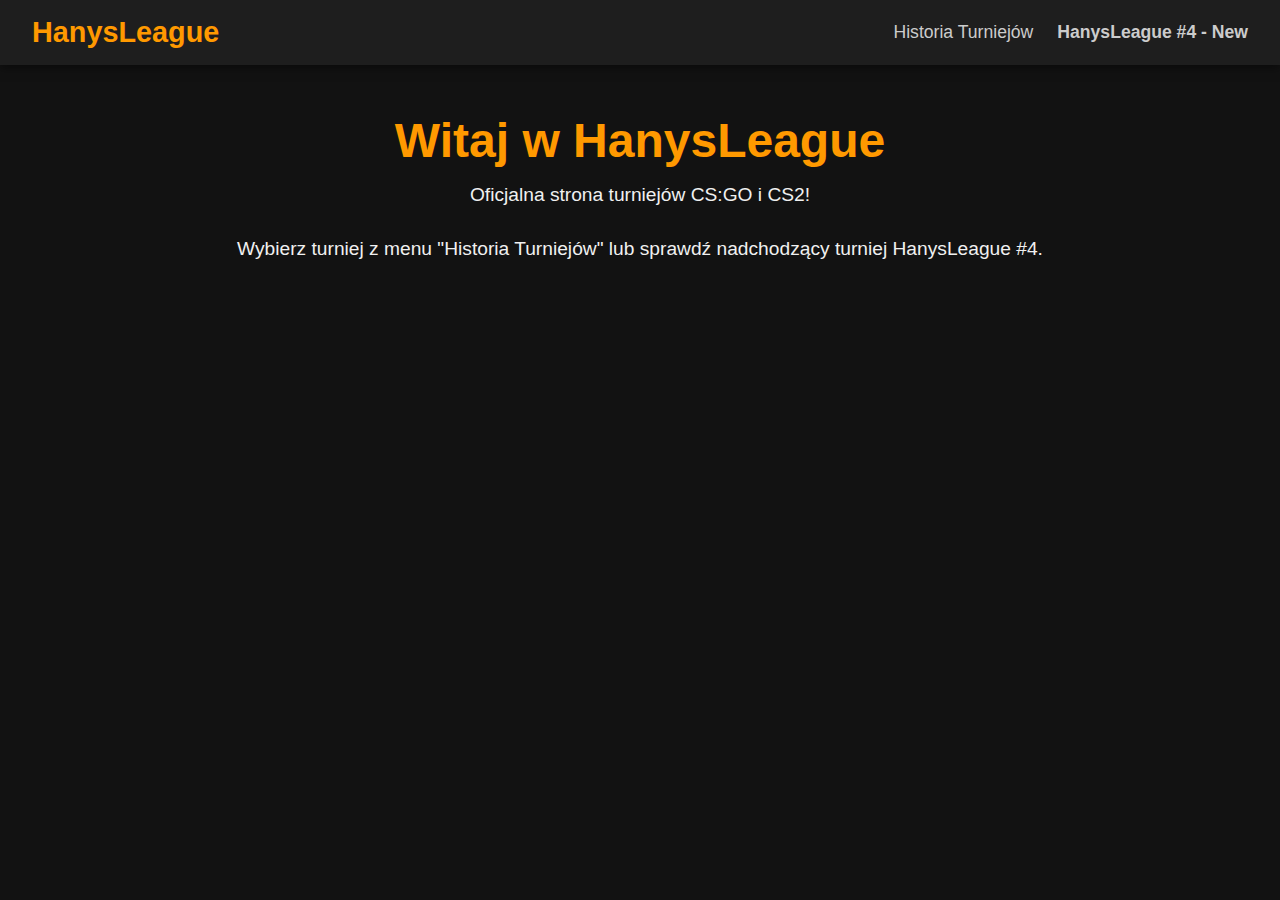
<file: index.html>
<!DOCTYPE html>
<html lang="pl">
<head>
    <meta charset="UTF-8">
    <meta name="viewport" content="width=device-width, initial-scale=1.0">
    <title>HanysLeague - Turnieje CS:GO i CS2</title>
    <link rel="stylesheet" href="/styles.css">
</head>
<body>
<!-- Navbar -->
<div class="navbar">
    <a href="index.html" class="logo">HanysLeague</a>
    <div class="nav-links">
        <div class="nav-item">
            <a href="#">Historia Turniejów</a>
            <div class="dropdown-content">
                <a href="tournament0.html">HanysLeague 1v1 #0</a>
                <a href="tournament1.html">HanysLeague 1v1 #1</a>
                <a href="tournament2.html">HanysLeague 2v2 #2</a>
                <a href="tournament3.html">HanysLeague 2v2 #3</a>
            </div>
        </div>
        <div class="nav-item">
            <a href="tournament4.html" class="highlight">HanysLeague #4 - New</a>
        </div>
    </div>
</div>

<!-- Main Container -->
<div class="container">
    <!-- Home Section -->
    <div id="home" class="welcome">
        <h1>Witaj w HanysLeague</h1>
        <p>Oficjalna strona turniejów CS:GO i CS2!</p>
        <p>Wybierz turniej z menu "Historia Turniejów" lub sprawdź nadchodzący turniej HanysLeague #4.</p>
    </div>
</div>

<script src="scripts.js"></script>
</body>
</html>
</file>
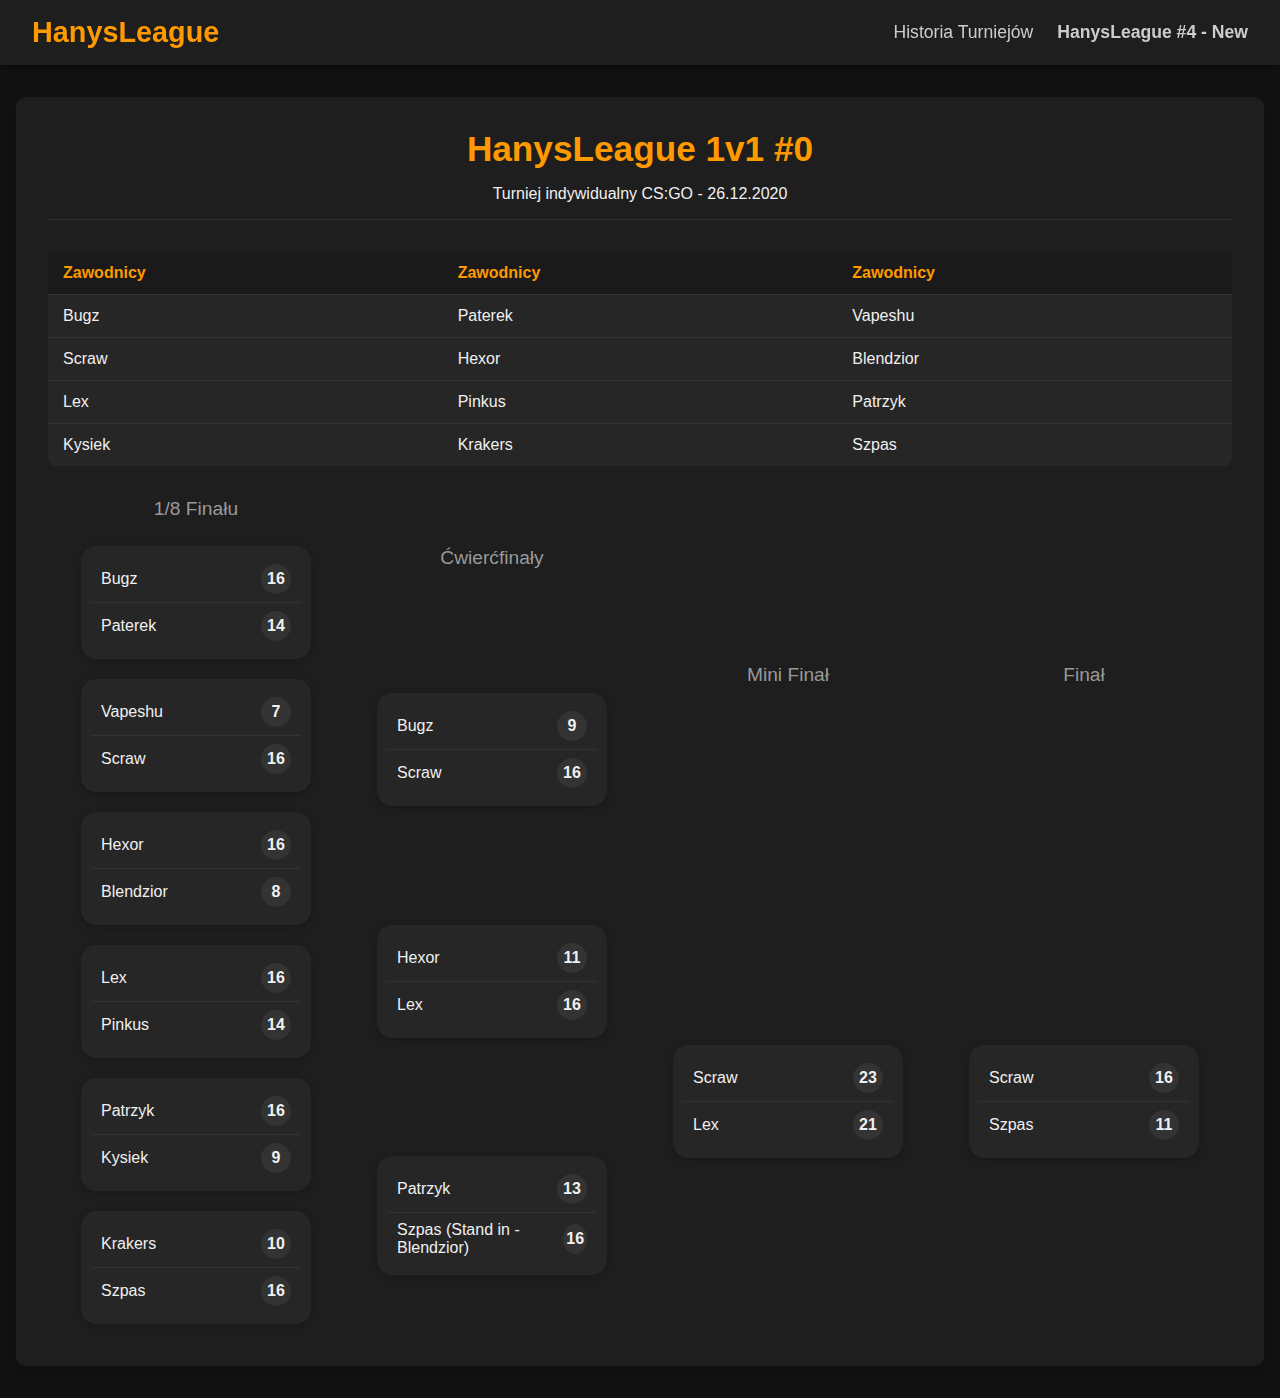
<file: tournament0.html>
<!DOCTYPE html>
<html lang="pl">
<head>
    <meta charset="UTF-8">
    <meta name="viewport" content="width=device-width, initial-scale=1.0">
    <title>HanysLeague 1v1 #0 - CS:GO Tournament</title>
    <link rel="stylesheet" href="/styles.css">
</head>
<body>
<!-- Navbar -->
<div class="navbar">
    <a href="index.html" class="logo">HanysLeague</a>
    <div class="nav-links">
        <div class="nav-item">
            <a href="#">Historia Turniejów</a>
            <div class="dropdown-content">
                <a href="tournament0.html">HanysLeague 1v1 #0</a>
                <a href="tournament1.html">HanysLeague 1v1 #1</a>
                <a href="tournament2.html">HanysLeague 2v2 #2</a>
                <a href="tournament3.html">HanysLeague 2v2 #3</a>
            </div>
        </div>
        <div class="nav-item">
            <a href="tournament4.html" class="highlight">HanysLeague #4 - New</a>
        </div>
    </div>
</div>

<!-- Main Container -->
<div class="container">
    <!-- Tournament 0 -->
    <div id="tournament0" class="tournament-container">
        <div class="tournament-heading">
            <h2>HanysLeague 1v1 #0</h2>
            <p>Turniej indywidualny CS:GO - 26.12.2020</p>
        </div>


        <div class="teams-table-container">
            <table class="teams-table">
                <thead>
                <tr>
                    <th>Zawodnicy</th>
                    <th>Zawodnicy</th>
                    <th>Zawodnicy</th>
                </tr>
                </thead>
                <tbody>
                <tr>
                    <td>Bugz</td>
                    <td>Paterek</td>
                    <td>Vapeshu</td>
                </tr>
                <tr>
                    <td>Scraw</td>
                    <td>Hexor</td>
                    <td>Blendzior</td>
                </tr>
                <tr>
                    <td>Lex</td>
                    <td>Pinkus</td>
                    <td>Patrzyk</td>
                </tr>
                <tr>
                    <td>Kysiek</td>
                    <td>Krakers</td>
                    <td>Szpas</td>
                </tr>
                </tbody>
            </table>
        </div>


        <!-- Single Elimination Bracket -->
        <div class="bracket">
            <!-- 1/8 Finals (Round of 16) -->
            <div class="round">
                <div class="round-title">1/8 Finału</div>
                <div class="match-wrapper">
                    <div class="match">
                        <div class="team">
                            <div class="team-name">Bugz</div>
                            <div class="score">16</div>
                        </div>
                        <div class="team">
                            <div class="team-name">Paterek</div>
                            <div class="score">14</div>
                        </div>
                    </div>
                </div>
                <div class="match-wrapper">
                    <div class="match">
                        <div class="team">
                            <div class="team-name">Vapeshu</div>
                            <div class="score">7</div>
                        </div>
                        <div class="team">
                            <div class="team-name">Scraw</div>
                            <div class="score">16</div>
                        </div>
                    </div>
                </div>
                <div class="match-wrapper">
                    <div class="match">
                        <div class="team">
                            <div class="team-name">Hexor</div>
                            <div class="score">16</div>
                        </div>
                        <div class="team">
                            <div class="team-name">Blendzior</div>
                            <div class="score">8</div>
                        </div>
                    </div>
                </div>
                <div class="match-wrapper">
                    <div class="match">
                        <div class="team">
                            <div class="team-name">Lex</div>
                            <div class="score">16</div>
                        </div>
                        <div class="team">
                            <div class="team-name">Pinkus</div>
                            <div class="score">14</div>
                        </div>
                    </div>
                </div>
                <div class="match-wrapper">
                    <div class="match">
                        <div class="team">
                            <div class="team-name">Patrzyk</div>
                            <div class="score">16</div>
                        </div>
                        <div class="team">
                            <div class="team-name">Kysiek</div>
                            <div class="score">9</div>
                        </div>
                    </div>
                </div>
                <div class="match-wrapper">
                    <div class="match">
                        <div class="team">
                            <div class="team-name">Krakers</div>
                            <div class="score">10</div>
                        </div>
                        <div class="team">
                            <div class="team-name">Szpas</div>
                            <div class="score">16</div>
                        </div>
                    </div>
                </div>
            </div>

            <!-- Quarterfinals -->
            <div class="round">
                <div class="round-title">Ćwierćfinały</div>
                <div class="match-wrapper">
                    <div class="match">
                        <div class="team">
                            <div class="team-name">Bugz</div>
                            <div class="score">9</div>
                        </div>
                        <div class="team">
                            <div class="team-name">Scraw</div>
                            <div class="score">16</div>
                        </div>
                    </div>
                </div>
                <div class="match-wrapper">
                    <div class="match">
                        <div class="team">
                            <div class="team-name">Hexor</div>
                            <div class="score">11</div>
                        </div>
                        <div class="team">
                            <div class="team-name">Lex</div>
                            <div class="score">16</div>
                        </div>
                    </div>
                </div>
                <div class="match-wrapper">
                    <div class="match">
                        <div class="team">
                            <div class="team-name">Patrzyk</div>
                            <div class="score">13</div>
                        </div>
                        <div class="team">
                            <div class="team-name">Szpas (Stand in - Blendzior)</div>
                            <div class="score">16</div>
                        </div>
                    </div>
                </div>
            </div>

            <!-- Semifinals -->
            <div class="round">
                <div class="round-title">Mini Finał</div>
                <div class="match-wrapper">
                    <div class="match">
                        <div class="team">
                            <div class="team-name">Scraw</div>
                            <div class="score">23</div>
                        </div>
                        <div class="team">
                            <div class="team-name">Lex</div>
                            <div class="score">21</div>
                        </div>
                    </div>
                </div>
            </div>

            <!-- Finals -->
            <div class="round">
                <div class="round-title">Finał</div>
                <div class="match-wrapper">
                    <div class="match">
                        <div class="team">
                            <div class="team-name">Scraw</div>
                            <div class="score">16</div>
                        </div>
                        <div class="team">
                            <div class="team-name">Szpas</div>
                            <div class="score">11</div>
                        </div>
                    </div>
                </div>
            </div>
        </div>
    </div>
</div>

<script src="scripts.js"></script>
</body>
</html>
</file>
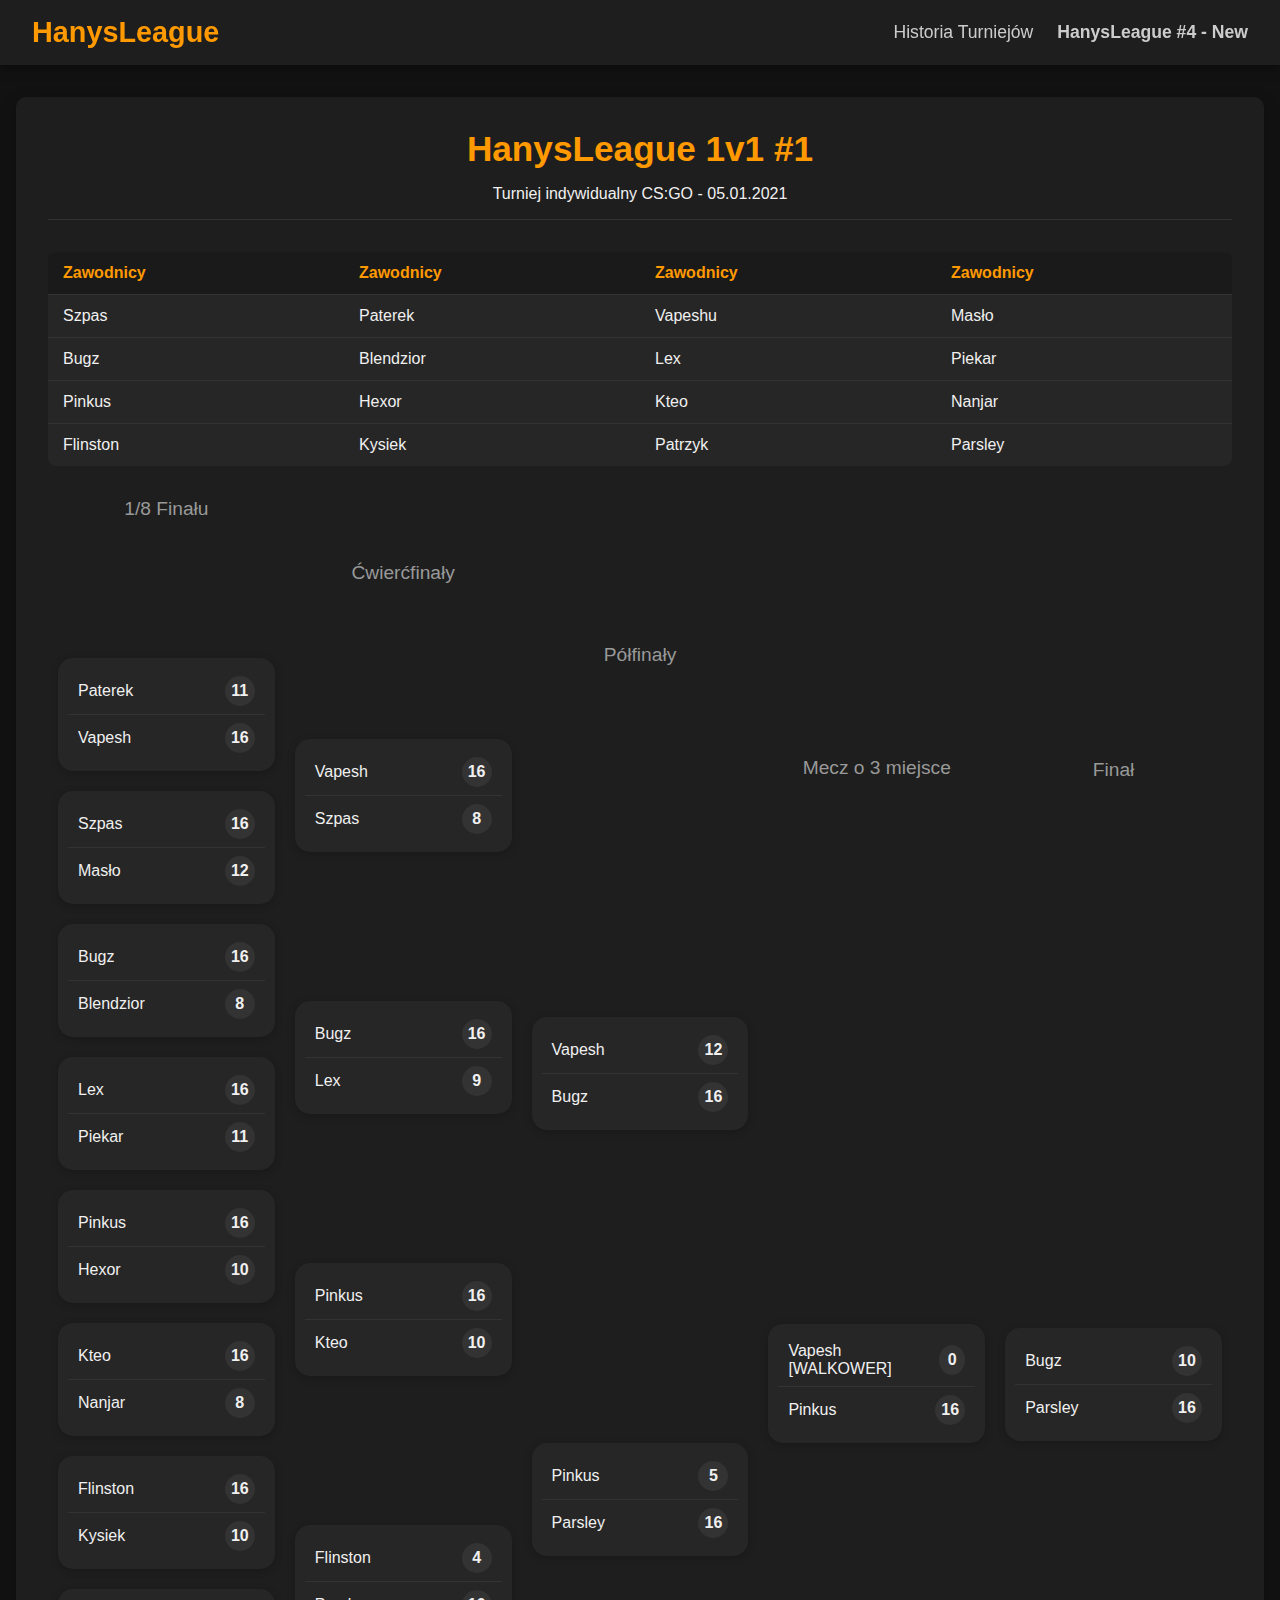
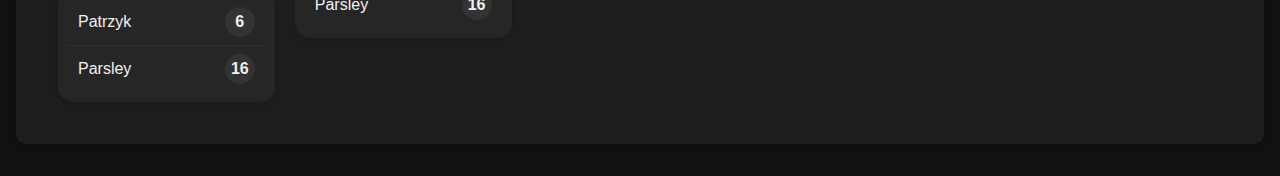
<file: tournament1.html>
<!DOCTYPE html>
<html lang="pl">
<head>
    <meta charset="UTF-8">
    <meta name="viewport" content="width=device-width, initial-scale=1.0">
    <title>HanysLeague 1v1 #1 - CS:GO Tournament</title>
    <link rel="stylesheet" href="/styles.css">
</head>
<body>
<!-- Navbar -->
<div class="navbar">
    <a href="index.html" class="logo">HanysLeague</a>
    <div class="nav-links">
        <div class="nav-item">
            <a href="#">Historia Turniejów</a>
            <div class="dropdown-content">
                <a href="tournament0.html">HanysLeague 1v1 #0</a>
                <a href="tournament1.html">HanysLeague 1v1 #1</a>
                <a href="tournament2.html">HanysLeague 2v2 #2</a>
                <a href="tournament3.html">HanysLeague 2v2 #3</a>
            </div>
        </div>
        <div class="nav-item">
            <a href="tournament4.html" class="highlight">HanysLeague #4 - New</a>
        </div>
    </div>
</div>

<!-- Main Container -->
<div class="container">
    <!-- Tournament 1 -->
    <div id="tournament1" class="tournament-container">
        <div class="tournament-heading">
            <h2>HanysLeague 1v1 #1</h2>
            <p>Turniej indywidualny CS:GO - 05.01.2021 </p>
        </div>

        <div class="teams-table-container">
            <table class="teams-table">
                <thead>
                <tr>
                    <th>Zawodnicy</th>
                    <th>Zawodnicy</th>
                    <th>Zawodnicy</th>
                    <th>Zawodnicy</th>
                </tr>
                </thead>
                <tbody>
                <tr>
                    <td>Szpas</td>
                    <td>Paterek</td>
                    <td>Vapeshu</td>
                    <td>Masło</td>
                </tr>
                <tr>
                    <td>Bugz</td>
                    <td>Blendzior</td>
                    <td>Lex</td>
                    <td>Piekar</td>
                </tr>
                <tr>
                    <td>Pinkus</td>
                    <td>Hexor</td>
                    <td>Kteo</td>
                    <td>Nanjar</td>
                </tr>
                <tr>
                    <td>Flinston</td>
                    <td>Kysiek</td>
                    <td>Patrzyk</td>
                    <td>Parsley</td>
                </tr>
                </tbody>
            </table>
        </div>

        <!-- Single Elimination Bracket -->
        <div class="bracket">
            <!-- 1/8 Finals (Round of 16) -->
            <div class="round">
                <div class="round-title" style="margin-bottom: 8rem;">1/8 Finału</div>
                <div class="match-wrapper">
                    <div class="match">
                        <div class="team">
                            <div class="team-name">Paterek</div>
                            <div class="score">11</div>
                        </div>
                        <div class="team">
                            <div class="team-name">Vapesh</div>
                            <div class="score">16</div>
                        </div>
                    </div>
                </div>
                <div class="match-wrapper">
                    <div class="match">
                        <div class="team">
                            <div class="team-name">Szpas</div>
                            <div class="score">16</div>
                        </div>
                        <div class="team">
                            <div class="team-name">Masło</div>
                            <div class="score">12</div>
                        </div>
                    </div>
                </div>
                <div class="match-wrapper">
                    <div class="match">
                        <div class="team">
                            <div class="team-name">Bugz</div>
                            <div class="score">16</div>
                        </div>
                        <div class="team">
                            <div class="team-name">Blendzior</div>
                            <div class="score">8</div>
                        </div>
                    </div>
                </div>
                <div class="match-wrapper">
                    <div class="match">
                        <div class="team">
                            <div class="team-name">Lex</div>
                            <div class="score">16</div>
                        </div>
                        <div class="team">
                            <div class="team-name">Piekar</div>
                            <div class="score">11</div>
                        </div>
                    </div>
                </div>
                <div class="match-wrapper">
                    <div class="match">
                        <div class="team">
                            <div class="team-name">Pinkus</div>
                            <div class="score">16</div>
                        </div>
                        <div class="team">
                            <div class="team-name">Hexor</div>
                            <div class="score">10</div>
                        </div>
                    </div>
                </div>
                <div class="match-wrapper">
                    <div class="match">
                        <div class="team">
                            <div class="team-name">Kteo</div>
                            <div class="score">16</div>
                        </div>
                        <div class="team">
                            <div class="team-name">Nanjar</div>
                            <div class="score">8</div>
                        </div>
                    </div>
                </div>
                <div class="match-wrapper">
                    <div class="match">
                        <div class="team">
                            <div class="team-name">Flinston</div>
                            <div class="score">16</div>
                        </div>
                        <div class="team">
                            <div class="team-name">Kysiek</div>
                            <div class="score">10</div>
                        </div>
                    </div>
                </div>
                <div class="match-wrapper">
                    <div class="match">
                        <div class="team">
                            <div class="team-name">Patrzyk</div>
                            <div class="score">6</div>
                        </div>
                        <div class="team">
                            <div class="team-name">Parsley</div>
                            <div class="score">16</div>
                        </div>
                    </div>
                </div>
            </div>

            <!-- Quarterfinals -->
            <div class="round">
                <div class="round-title">Ćwierćfinały</div>
                <div class="match-wrapper">
                    <div class="match">
                        <div class="team">
                            <div class="team-name">Vapesh</div>
                            <div class="score">16</div>
                        </div>
                        <div class="team">
                            <div class="team-name">Szpas</div>
                            <div class="score">8</div>
                        </div>
                    </div>
                </div>
                <div class="match-wrapper">
                    <div class="match">
                        <div class="team">
                            <div class="team-name">Bugz</div>
                            <div class="score">16</div>
                        </div>
                        <div class="team">
                            <div class="team-name">Lex</div>
                            <div class="score">9</div>
                        </div>
                    </div>
                </div>
                <div class="match-wrapper">
                    <div class="match">
                        <div class="team">
                            <div class="team-name">Pinkus</div>
                            <div class="score">16</div>
                        </div>
                        <div class="team">
                            <div class="team-name">Kteo</div>
                            <div class="score">10</div>
                        </div>
                    </div>
                </div>
                <div class="match-wrapper">
                    <div class="match">
                        <div class="team">
                            <div class="team-name">Flinston</div>
                            <div class="score">4</div>
                        </div>
                        <div class="team">
                            <div class="team-name">Parsley</div>
                            <div class="score">16</div>
                        </div>
                    </div>
                </div>
            </div>

            <!-- Semifinals -->
            <div class="round">
                <div class="round-title" style="margin-bottom: 3rem;">Półfinały</div>
                <div class="match-wrapper">
                    <div class="match">
                        <div class="team">
                            <div class="team-name">Vapesh</div>
                            <div class="score">12</div>
                        </div>
                        <div class="team">
                            <div class="team-name">Bugz</div>
                            <div class="score">16</div>
                        </div>
                    </div>
                </div>
                <div class="match-wrapper">
                    <div class="match">
                        <div class="team">
                            <div class="team-name">Pinkus</div>
                            <div class="score">5</div>
                        </div>
                        <div class="team">
                            <div class="team-name">Parsley</div>
                            <div class="score">16</div>
                        </div>
                    </div>
                </div>
            </div>


            <!-- 3rd Place -->
            <div class="round">
                <div class="round-title">Mecz o 3 miejsce</div>
                <div class="match-wrapper">
                    <div class="match">
                        <div class="team">
                            <div class="team-name">Vapesh [WALKOWER]</div>
                            <div class="score">0</div>
                        </div>
                        <div class="team">
                            <div class="team-name">Pinkus</div>
                            <div class="score">16</div>
                        </div>
                    </div>
                </div>
            </div>

            <!-- Finals -->
            <div class="round">
                <div class="round-title">Finał</div>
                <div class="match-wrapper">
                    <div class="match">
                        <div class="team">
                            <div class="team-name">Bugz</div>
                            <div class="score">10</div>
                        </div>
                        <div class="team">
                            <div class="team-name">Parsley</div>
                            <div class="score">16</div>
                        </div>
                    </div>
                </div>
            </div>
        </div>
    </div>
</div>

<script src="scripts.js"></script>
</body>
</html>
</file>
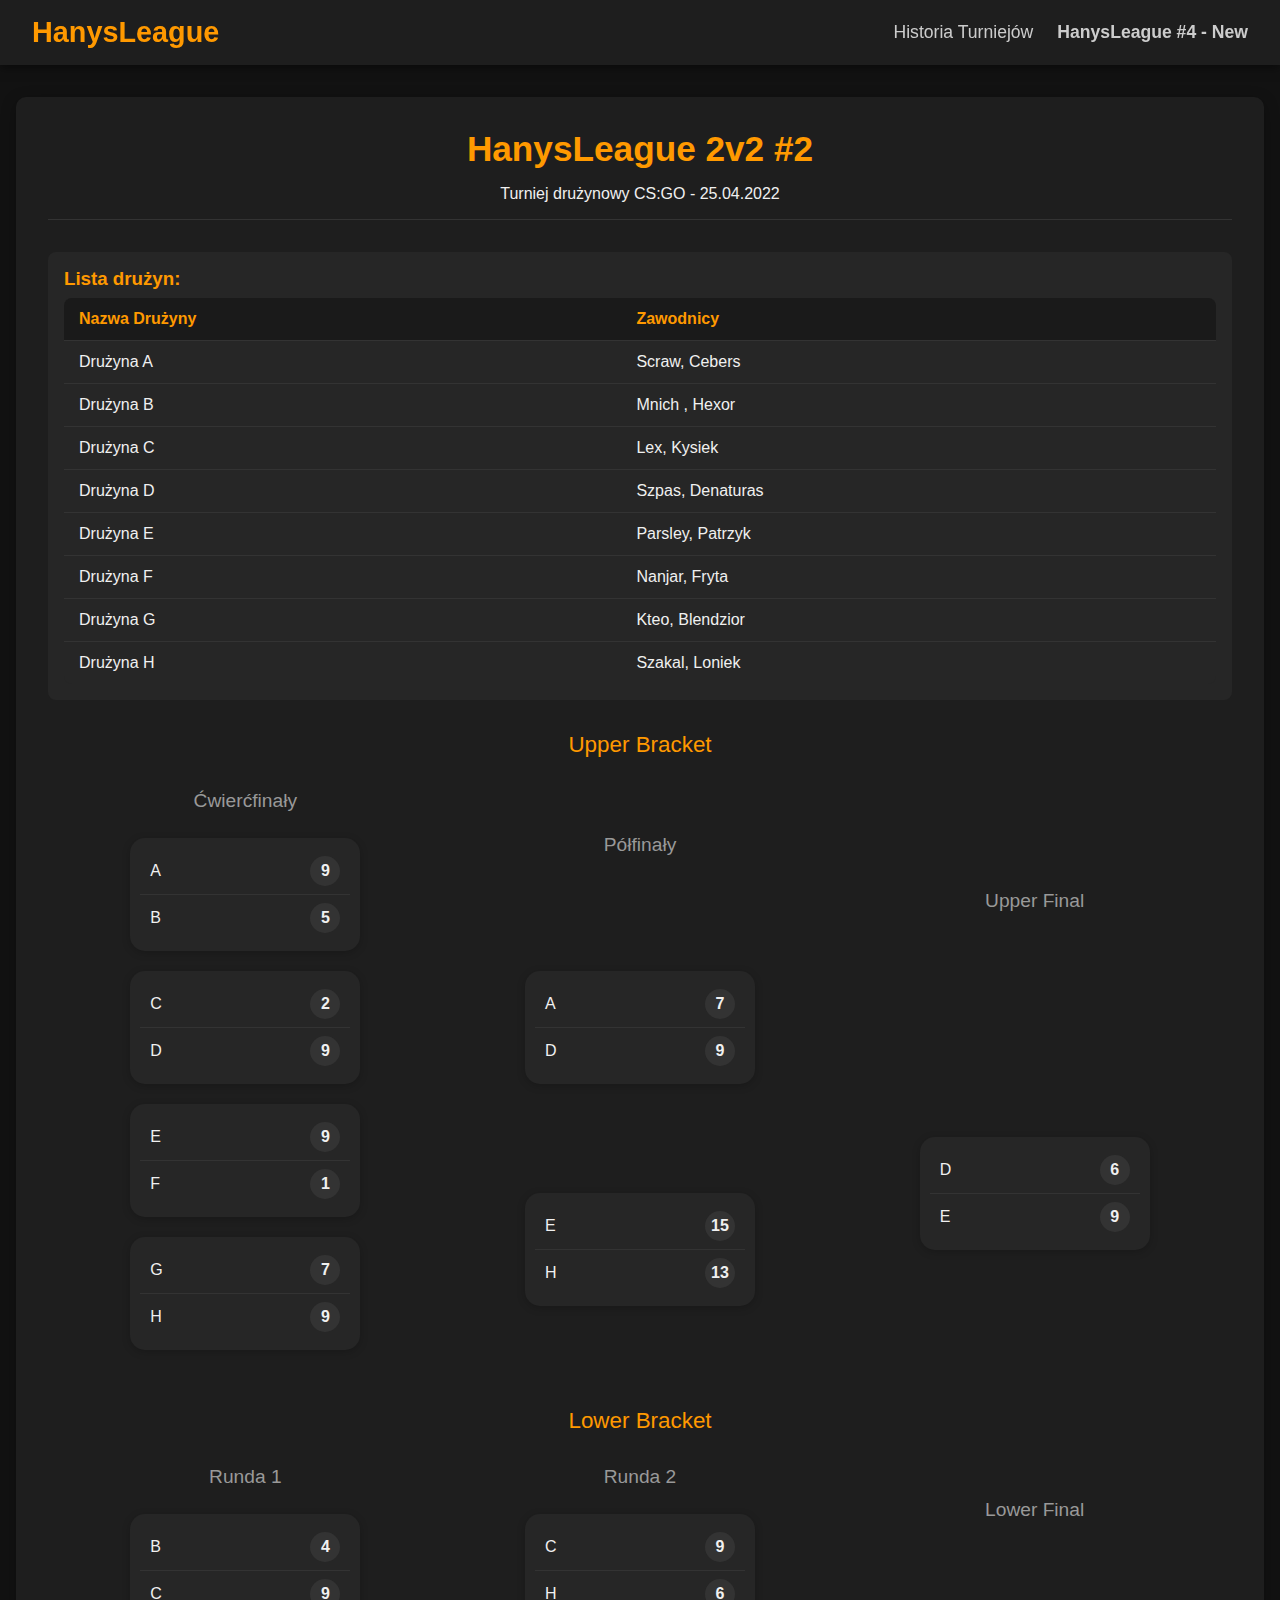
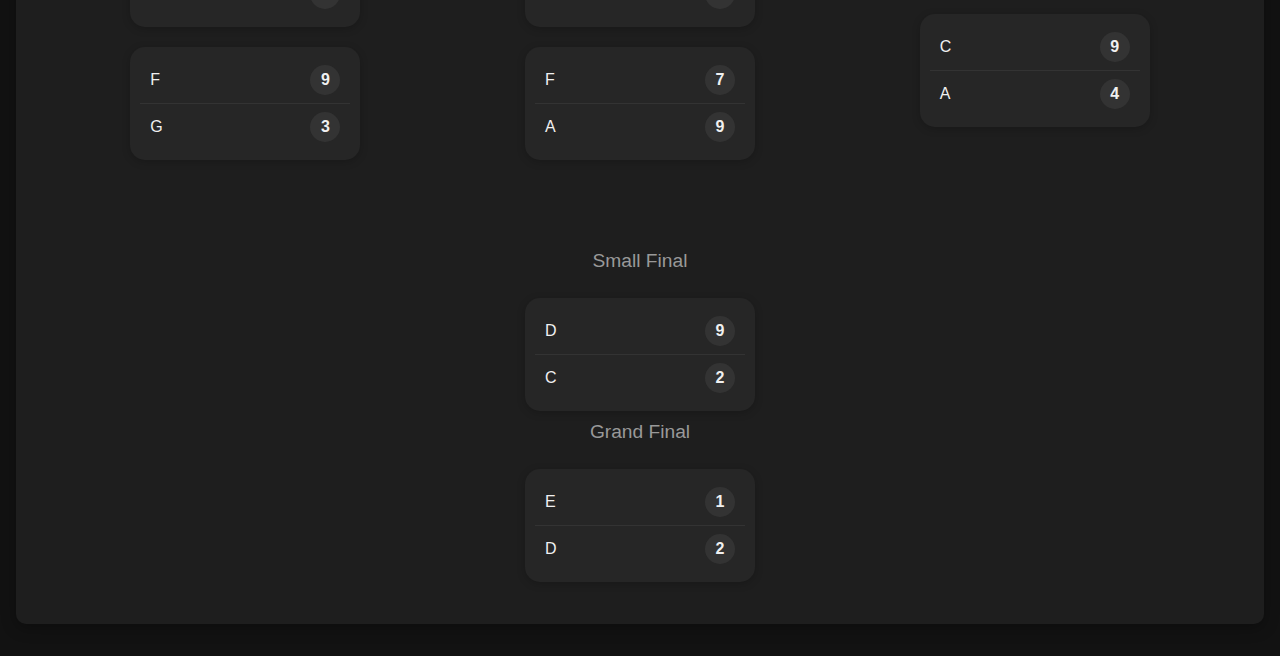
<file: tournament2.html>
<!DOCTYPE html>
<html lang="pl">
<head>
    <meta charset="UTF-8">
    <meta name="viewport" content="width=device-width, initial-scale=1.0">
    <title>HanysLeague 2v2 #2 - CS:GO Tournament</title>
    <link rel="stylesheet" href="/styles.css">
</head>
<body>
<!-- Navbar -->
<div class="navbar">
    <a href="index.html" class="logo">HanysLeague</a>
    <div class="nav-links">
        <div class="nav-item">
            <a href="#">Historia Turniejów</a>
            <div class="dropdown-content">
                <a href="tournament0.html">HanysLeague 1v1 #0</a>
                <a href="tournament1.html">HanysLeague 1v1 #1</a>
                <a href="tournament2.html">HanysLeague 2v2 #2</a>
                <a href="tournament3.html">HanysLeague 2v2 #3</a>
            </div>
        </div>
        <div class="nav-item">
            <a href="tournament4.html" class="highlight">HanysLeague #4 - New</a>
        </div>
    </div>
</div>

<!-- Main Container -->
<div class="container">
    <!-- Tournament 2 -->
    <div id="tournament2" class="tournament-container">
        <div class="tournament-heading">
            <h2>HanysLeague 2v2 #2</h2>
            <p>Turniej drużynowy CS:GO - 25.04.2022</p>
        </div>

        <div class="participants-list">
            <h3>Lista drużyn:</h3>
            <div class="teams-table-container">
                <table class="teams-table">
                    <thead>
                    <tr>
                        <th>Nazwa Drużyny</th>
                        <th>Zawodnicy</th>
                    </tr>
                    </thead>
                    <tbody>
                    <tr>
                        <td>Drużyna A</td>
                        <td>Scraw, Cebers</td>
                    </tr>
                    <tr>
                        <td>Drużyna B</td>
                        <td>Mnich , Hexor</td>
                    </tr>
                    <tr>
                        <td>Drużyna C</td>
                        <td>Lex, Kysiek</td>
                    </tr>
                    <tr>
                        <td>Drużyna D</td>
                        <td>Szpas, Denaturas</td>
                    </tr>
                    <tr>
                        <td>Drużyna E</td>
                        <td>Parsley, Patrzyk</td>
                    </tr>
                    <tr>
                        <td>Drużyna F</td>
                        <td>Nanjar, Fryta</td>
                    </tr>
                    <tr>
                        <td>Drużyna G</td>
                        <td>Kteo, Blendzior</td>
                    </tr>
                    <tr>
                        <td>Drużyna H</td>
                        <td>Szakal, Loniek</td>
                    </tr>
                    </tbody>
                </table>
            </div>
        </div>

        <div class="brackets-container">
            <!-- Upper Bracket -->
            <div class="bracket-section">
                <div class="bracket-label">Upper Bracket</div>
                <div class="bracket">
                    <!-- Quarterfinals -->
                    <div class="round">
                        <div class="round-title">Ćwierćfinały</div>
                        <div class="match-wrapper">
                            <div class="match">
                                <div class="team">
                                    <div class="team-name">A</div>
                                    <div class="score">9</div>
                                </div>
                                <div class="team">
                                    <div class="team-name">B</div>
                                    <div class="score">5</div>
                                </div>
                            </div>
                        </div>
                        <div class="match-wrapper">
                            <div class="match">
                                <div class="team">
                                    <div class="team-name">C</div>
                                    <div class="score">2</div>
                                </div>
                                <div class="team">
                                    <div class="team-name">D</div>
                                    <div class="score">9</div>
                                </div>
                            </div>
                        </div>
                        <div class="match-wrapper">
                            <div class="match">
                                <div class="team">
                                    <div class="team-name">E</div>
                                    <div class="score">9</div>
                                </div>
                                <div class="team">
                                    <div class="team-name">F</div>
                                    <div class="score">1</div>
                                </div>
                            </div>
                        </div>
                        <div class="match-wrapper">
                            <div class="match">
                                <div class="team">
                                    <div class="team-name">G</div>
                                    <div class="score">7</div>
                                </div>
                                <div class="team">
                                    <div class="team-name">H</div>
                                    <div class="score">9</div>
                                </div>
                            </div>
                        </div>
                    </div>

                    <!-- Semifinals -->
                    <div class="round">
                        <div class="round-title">Półfinały</div>
                        <div class="match-wrapper">
                            <div class="match">
                                <div class="team">
                                    <div class="team-name">A</div>
                                    <div class="score">7</div>
                                </div>
                                <div class="team">
                                    <div class="team-name">D</div>
                                    <div class="score">9</div>
                                </div>
                            </div>
                        </div>
                        <div class="match-wrapper">
                            <div class="match">
                                <div class="team">
                                    <div class="team-name">E</div>
                                    <div class="score">15</div>
                                </div>
                                <div class="team">
                                    <div class="team-name">H</div>
                                    <div class="score">13</div>
                                </div>
                            </div>
                        </div>
                    </div>

                    <!-- Upper Finals -->
                    <div class="round">
                        <div class="round-title">Upper Final</div>
                        <div class="match-wrapper">
                            <div class="match">
                                <div class="team">
                                    <div class="team-name">D</div>
                                    <div class="score">6</div>
                                </div>
                                <div class="team">
                                    <div class="team-name">E</div>
                                    <div class="score">9</div>
                                </div>
                            </div>
                        </div>
                    </div>
                </div>
            </div>

            <!-- Lower Bracket -->
            <div class="bracket-section">
                <div class="bracket-label">Lower Bracket</div>
                <div class="bracket">
                    <!-- LB Round 1 -->
                    <div class="round">
                        <div class="round-title">Runda 1</div>
                        <div class="match-wrapper">
                            <div class="match">
                                <div class="team">
                                    <div class="team-name">B</div>
                                    <div class="score">4</div>
                                </div>
                                <div class="team">
                                    <div class="team-name">C</div>
                                    <div class="score">9</div>
                                </div>
                            </div>
                        </div>
                        <div class="match-wrapper">
                            <div class="match">
                                <div class="team">
                                    <div class="team-name">F</div>
                                    <div class="score">9</div>
                                </div>
                                <div class="team">
                                    <div class="team-name">G</div>
                                    <div class="score">3</div>
                                </div>
                            </div>
                        </div>
                    </div>

                    <!-- LB Round 2 -->
                    <div class="round">
                        <div class="round-title">Runda 2</div>
                        <div class="match-wrapper">
                            <div class="match">
                                <div class="team">
                                    <div class="team-name">C</div>
                                    <div class="score">9</div>
                                </div>
                                <div class="team">
                                    <div class="team-name">H</div>
                                    <div class="score">6</div>
                                </div>
                            </div>
                        </div>
                        <div class="match-wrapper">
                            <div class="match">
                                <div class="team">
                                    <div class="team-name">F</div>
                                    <div class="score">7</div>
                                </div>
                                <div class="team">
                                    <div class="team-name">A</div>
                                    <div class="score">9</div>
                                </div>
                            </div>
                        </div>
                    </div>

                    <!-- LB Round 2 (Lower Final) -->
                    <div class="round">
                        <div class="round-title">Lower Final</div>
                        <div class="match-wrapper">
                            <div class="match">
                                <div class="team">
                                    <div class="team-name">C</div>
                                    <div class="score">9</div>
                                </div>
                                <div class="team">
                                    <div class="team-name">A</div>
                                    <div class="score">4</div>
                                </div>
                            </div>
                        </div>
                    </div>


                </div>
            </div>

            <!-- Grand Finals -->
            <div class="finals-section">
                <div class="round">
                    <div class="round-title">Small Final</div>
                    <div class="match-wrapper">
                        <div class="match">
                            <div class="team">
                                <div class="team-name">D</div>
                                <div class="score">9</div>
                            </div>
                            <div class="team">
                                <div class="team-name">C</div>
                                <div class="score">2</div>
                            </div>
                        </div>
                    </div>

                    <div class="round-title">Grand Final</div>
                    <div class="match-wrapper">
                        <div class="match">
                            <div class="team">
                                <div class="team-name">E</div>
                                <div class="score">1</div>
                            </div>
                            <div class="team">
                                <div class="team-name">D</div>
                                <div class="score">2</div>
                            </div>
                        </div>
                    </div>
                </div>
            </div>
        </div>
    </div>
</div>

<script src="scripts.js"></script>
</body>
</html>
</file>
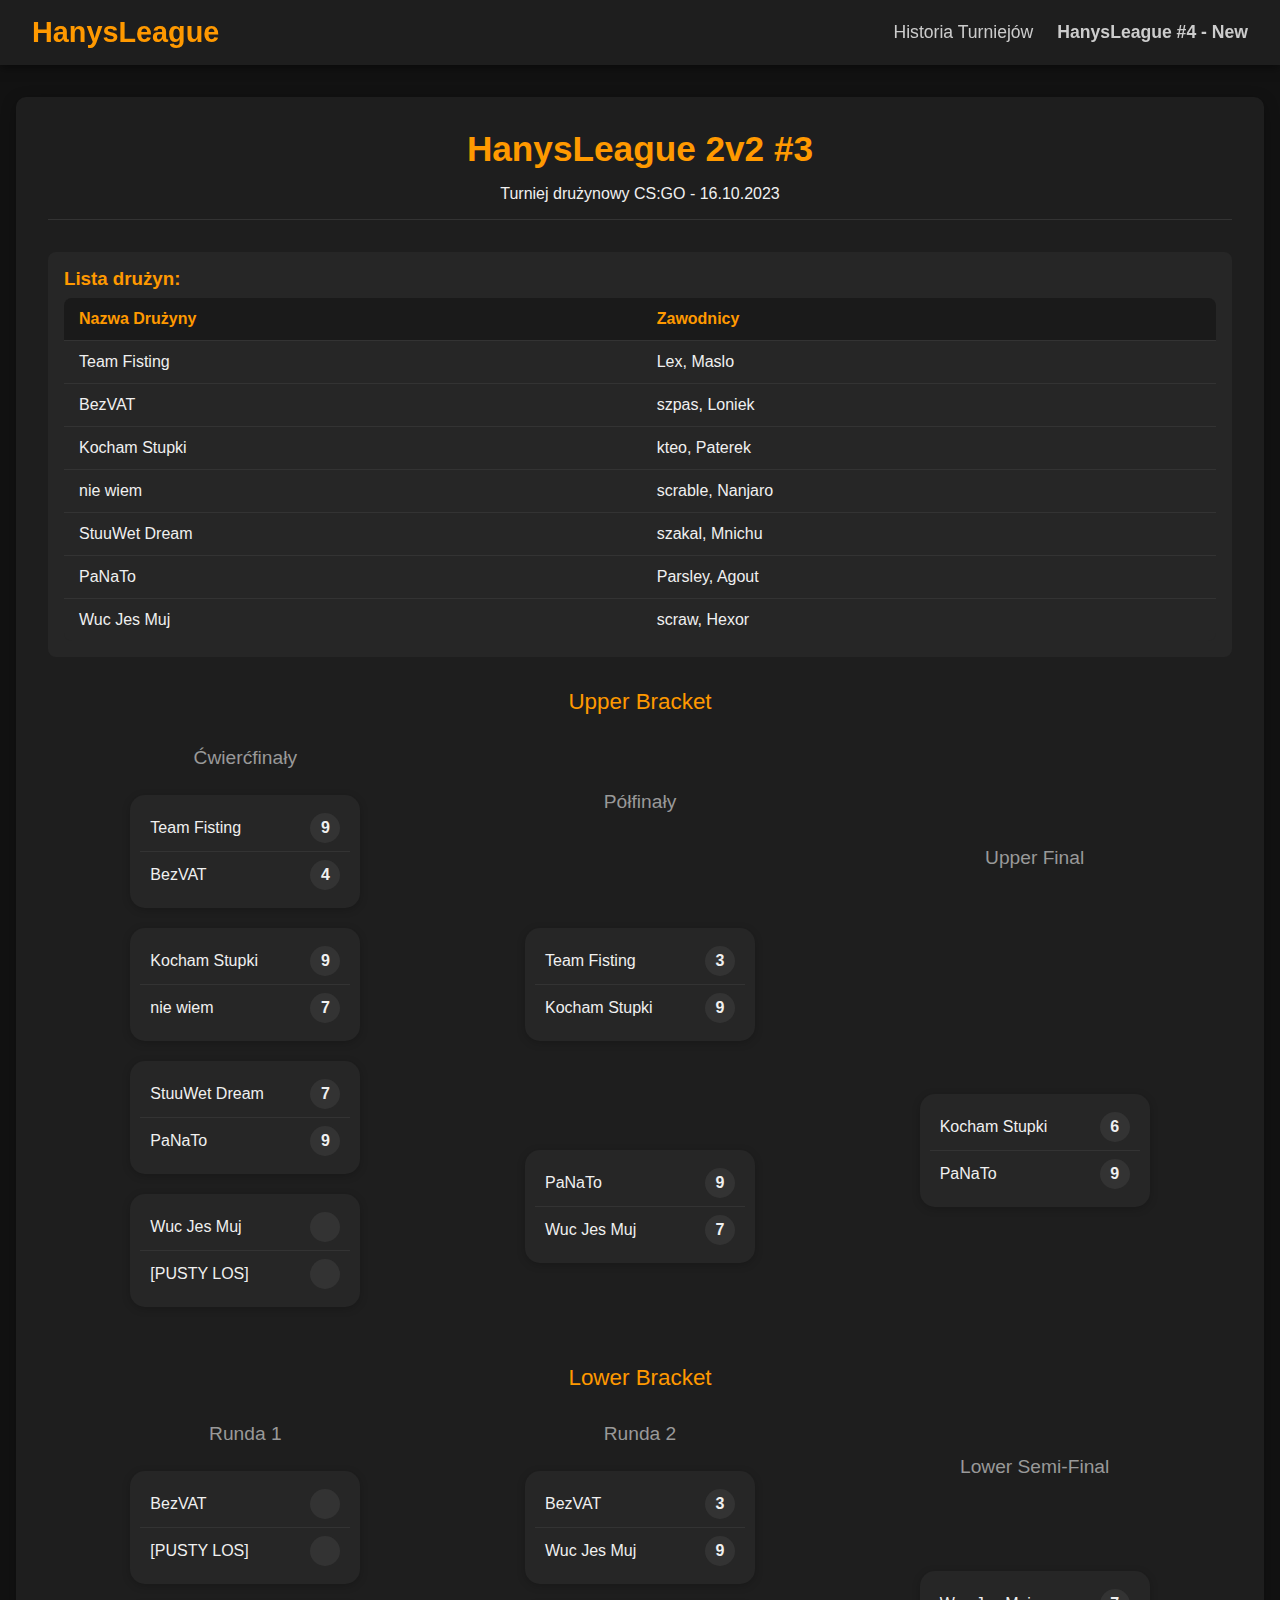
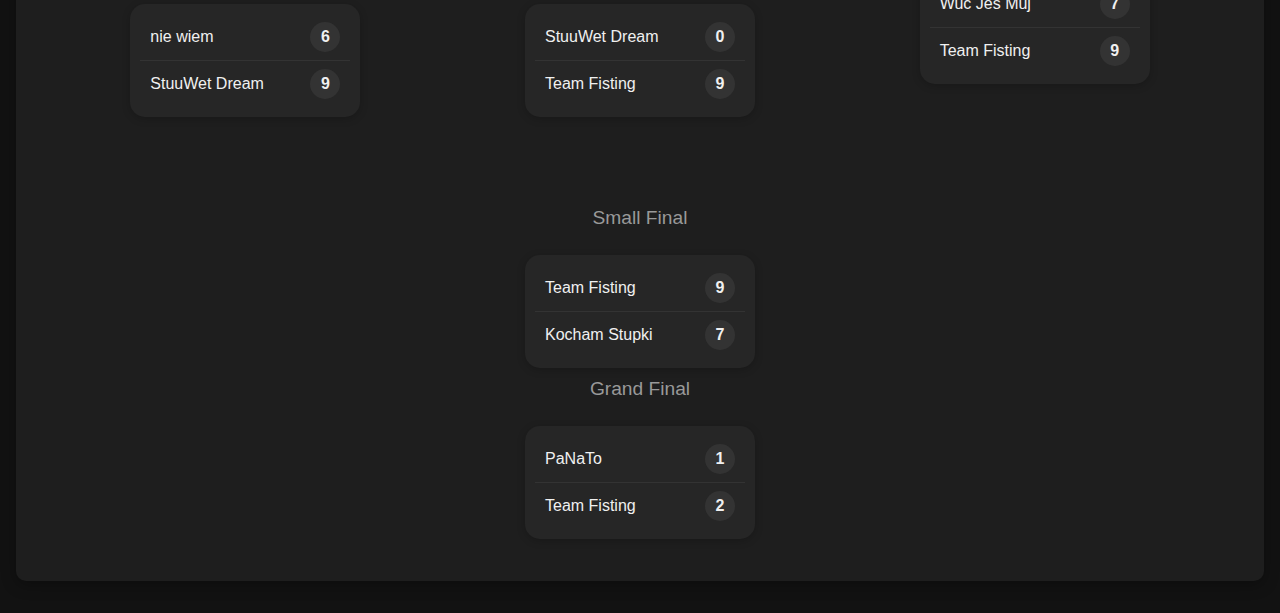
<file: tournament3.html>
<!DOCTYPE html>
<html lang="pl">
<head>
    <meta charset="UTF-8">
    <meta name="viewport" content="width=device-width, initial-scale=1.0">
    <title>HanysLeague 2v2 #3 - CS:GO Tournament</title>
    <link rel="stylesheet" href="/styles.css">
</head>
<body>
<!-- Navbar -->
<div class="navbar">
    <a href="index.html" class="logo">HanysLeague</a>
    <div class="nav-links">
        <div class="nav-item">
            <a href="#">Historia Turniejów</a>
            <div class="dropdown-content">
                <a href="tournament0.html">HanysLeague 1v1 #0</a>
                <a href="tournament1.html">HanysLeague 1v1 #1</a>
                <a href="tournament2.html">HanysLeague 2v2 #2</a>
                <a href="tournament3.html">HanysLeague 2v2 #3</a>
            </div>
        </div>
        <div class="nav-item">
            <a href="tournament4.html" class="highlight">HanysLeague #4 - New</a>
        </div>
    </div>
</div>

<!-- Main Container -->
<div class="container">
    <!-- Tournament 3 -->
    <div id="tournament3" class="tournament-container">
        <div class="tournament-heading">
            <h2>HanysLeague 2v2 #3</h2>
            <p>Turniej drużynowy CS:GO - 16.10.2023</p>
        </div>

        <div class="participants-list">
            <h3>Lista drużyn:</h3>
            <div class="teams-table-container">
                <table class="teams-table">
                    <thead>
                    <tr>
                        <th>Nazwa Drużyny</th>
                        <th>Zawodnicy</th>
                    </tr>
                    </thead>
                    <tbody>
                    <tr>
                        <td>Team Fisting</td>
                        <td>Lex, Maslo</td>
                    </tr>
                    <tr>
                        <td>BezVAT</td>
                        <td>szpas, Loniek</td>
                    </tr>
                    <tr>
                        <td>Kocham Stupki</td>
                        <td>kteo, Paterek</td>
                    </tr>
                    <tr>
                        <td>nie wiem</td>
                        <td>scrable, Nanjaro</td>
                    </tr>
                    <tr>
                        <td>StuuWet Dream</td>
                        <td>szakal, Mnichu</td>
                    </tr>
                    <tr>
                        <td>PaNaTo</td>
                        <td>Parsley, Agout</td>
                    </tr>
                    <tr>
                        <td>Wuc Jes Muj</td>
                        <td>scraw, Hexor</td>
                    </tr>
                    </tbody>
                </table>
            </div>
        </div>

        <div class="brackets-container">
            <!-- Upper Bracket -->
            <div class="bracket-section">
                <div class="bracket-label">Upper Bracket</div>
                <div class="bracket">
                    <!-- Quarterfinals -->
                    <div class="round">
                        <div class="round-title">Ćwierćfinały</div>
                        <div class="match-wrapper">
                            <div class="match">
                                <div class="team">
                                    <div class="team-name">Team Fisting</div>
                                    <div class="score">9</div>
                                </div>
                                <div class="team">
                                    <div class="team-name">BezVAT</div>
                                    <div class="score">4</div>
                                </div>
                            </div>
                        </div>
                        <div class="match-wrapper">
                            <div class="match">
                                <div class="team">
                                    <div class="team-name">Kocham Stupki</div>
                                    <div class="score">9</div>
                                </div>
                                <div class="team">
                                    <div class="team-name">nie wiem</div>
                                    <div class="score">7</div>
                                </div>
                            </div>
                        </div>
                        <div class="match-wrapper">
                            <div class="match">
                                <div class="team">
                                    <div class="team-name">StuuWet Dream</div>
                                    <div class="score">7</div>
                                </div>
                                <div class="team">
                                    <div class="team-name">PaNaTo</div>
                                    <div class="score">9</div>
                                </div>
                            </div>
                        </div>
                        <div class="match-wrapper">
                            <div class="match">
                                <div class="team">
                                    <div class="team-name">Wuc Jes Muj</div>
                                    <div class="score"></div>
                                </div>
                                <div class="team">
                                    <div class="team-name">[PUSTY LOS]</div>
                                    <div class="score"></div>
                                </div>
                            </div>
                        </div>
                    </div>

                    <!-- Semifinals -->
                    <div class="round">
                        <div class="round-title">Półfinały</div>
                        <div class="match-wrapper">
                            <div class="match">
                                <div class="team">
                                    <div class="team-name">Team Fisting</div>
                                    <div class="score">3</div>
                                </div>
                                <div class="team">
                                    <div class="team-name">Kocham Stupki</div>
                                    <div class="score">9</div>
                                </div>
                            </div>
                        </div>
                        <div class="match-wrapper">
                            <div class="match">
                                <div class="team">
                                    <div class="team-name">PaNaTo</div>
                                    <div class="score">9</div>
                                </div>
                                <div class="team">
                                    <div class="team-name">Wuc Jes Muj</div>
                                    <div class="score">7</div>
                                </div>
                            </div>
                        </div>
                    </div>

                    <!-- Upper Finals -->
                    <div class="round">
                        <div class="round-title">Upper Final</div>
                        <div class="match-wrapper">
                            <div class="match">
                                <div class="team">
                                    <div class="team-name">Kocham Stupki</div>
                                    <div class="score">6</div>
                                </div>
                                <div class="team">
                                    <div class="team-name">PaNaTo</div>
                                    <div class="score">9</div>
                                </div>
                            </div>
                        </div>
                    </div>
                </div>
            </div>

            <!-- Lower Bracket -->
            <div class="bracket-section">
                <div class="bracket-label">Lower Bracket</div>
                <div class="bracket">
                    <!-- LB Round 1 -->
                    <div class="round">
                        <div class="round-title">Runda 1</div>
                        <div class="match-wrapper">
                            <div class="match">
                                <div class="team">
                                    <div class="team-name">BezVAT</div>
                                    <div class="score"></div>
                                </div>
                                <div class="team">
                                    <div class="team-name">[PUSTY LOS]</div>
                                    <div class="score"></div>
                                </div>
                            </div>
                        </div>
                        <div class="match-wrapper">
                            <div class="match">
                                <div class="team">
                                    <div class="team-name">nie wiem</div>
                                    <div class="score">6</div>
                                </div>
                                <div class="team">
                                    <div class="team-name">StuuWet Dream</div>
                                    <div class="score">9</div>
                                </div>
                            </div>
                        </div>
                    </div>

                    <!-- LB Round 2 -->
                    <div class="round">
                        <div class="round-title">Runda 2</div>
                        <div class="match-wrapper">
                            <div class="match">
                                <div class="team">
                                    <div class="team-name">BezVAT</div>
                                    <div class="score">3</div>
                                </div>
                                <div class="team">
                                    <div class="team-name">Wuc Jes Muj</div>
                                    <div class="score">9</div>
                                </div>
                            </div>
                        </div>
                        <div class="match-wrapper">
                            <div class="match">
                                <div class="team">
                                    <div class="team-name">StuuWet Dream</div>
                                    <div class="score">0</div>
                                </div>
                                <div class="team">
                                    <div class="team-name">Team Fisting</div>
                                    <div class="score">9</div>
                                </div>
                            </div>
                        </div>
                    </div>

                    <!-- LB Round 3 -->
                    <div class="round">
                        <div class="round-title">Lower Semi-Final</div>
                        <div class="match-wrapper">
                            <div class="match">
                                <div class="team">
                                    <div class="team-name">Wuc Jes Muj</div>
                                    <div class="score">7</div>
                                </div>
                                <div class="team">
                                    <div class="team-name">Team Fisting</div>
                                    <div class="score">9</div>
                                </div>
                            </div>
                        </div>
                    </div>
                </div>
            </div>

            <!-- Grand Finals -->
            <div class="finals-section">
                <div class="round">
                    <div class="round-title">Small Final</div>
                    <div class="match-wrapper">
                        <div class="match">
                            <div class="team">
                                <div class="team-name">Team Fisting</div>
                                <div class="score">9</div>
                            </div>
                            <div class="team">
                                <div class="team-name">Kocham Stupki</div>
                                <div class="score">7</div>
                            </div>
                        </div>
                    </div>
                    <div class="round-title">Grand Final</div>
                    <div class="match-wrapper">
                        <div class="match">
                            <div class="team">
                                <div class="team-name">PaNaTo</div>
                                <div class="score">1</div>
                            </div>
                            <div class="team">
                                <div class="team-name">Team Fisting</div>
                                <div class="score">2</div>
                            </div>
                        </div>
                    </div>
                </div>
            </div>
        </div>
    </div>
</div>

<script src="scripts.js"></script>
</body>
</html>
</file>
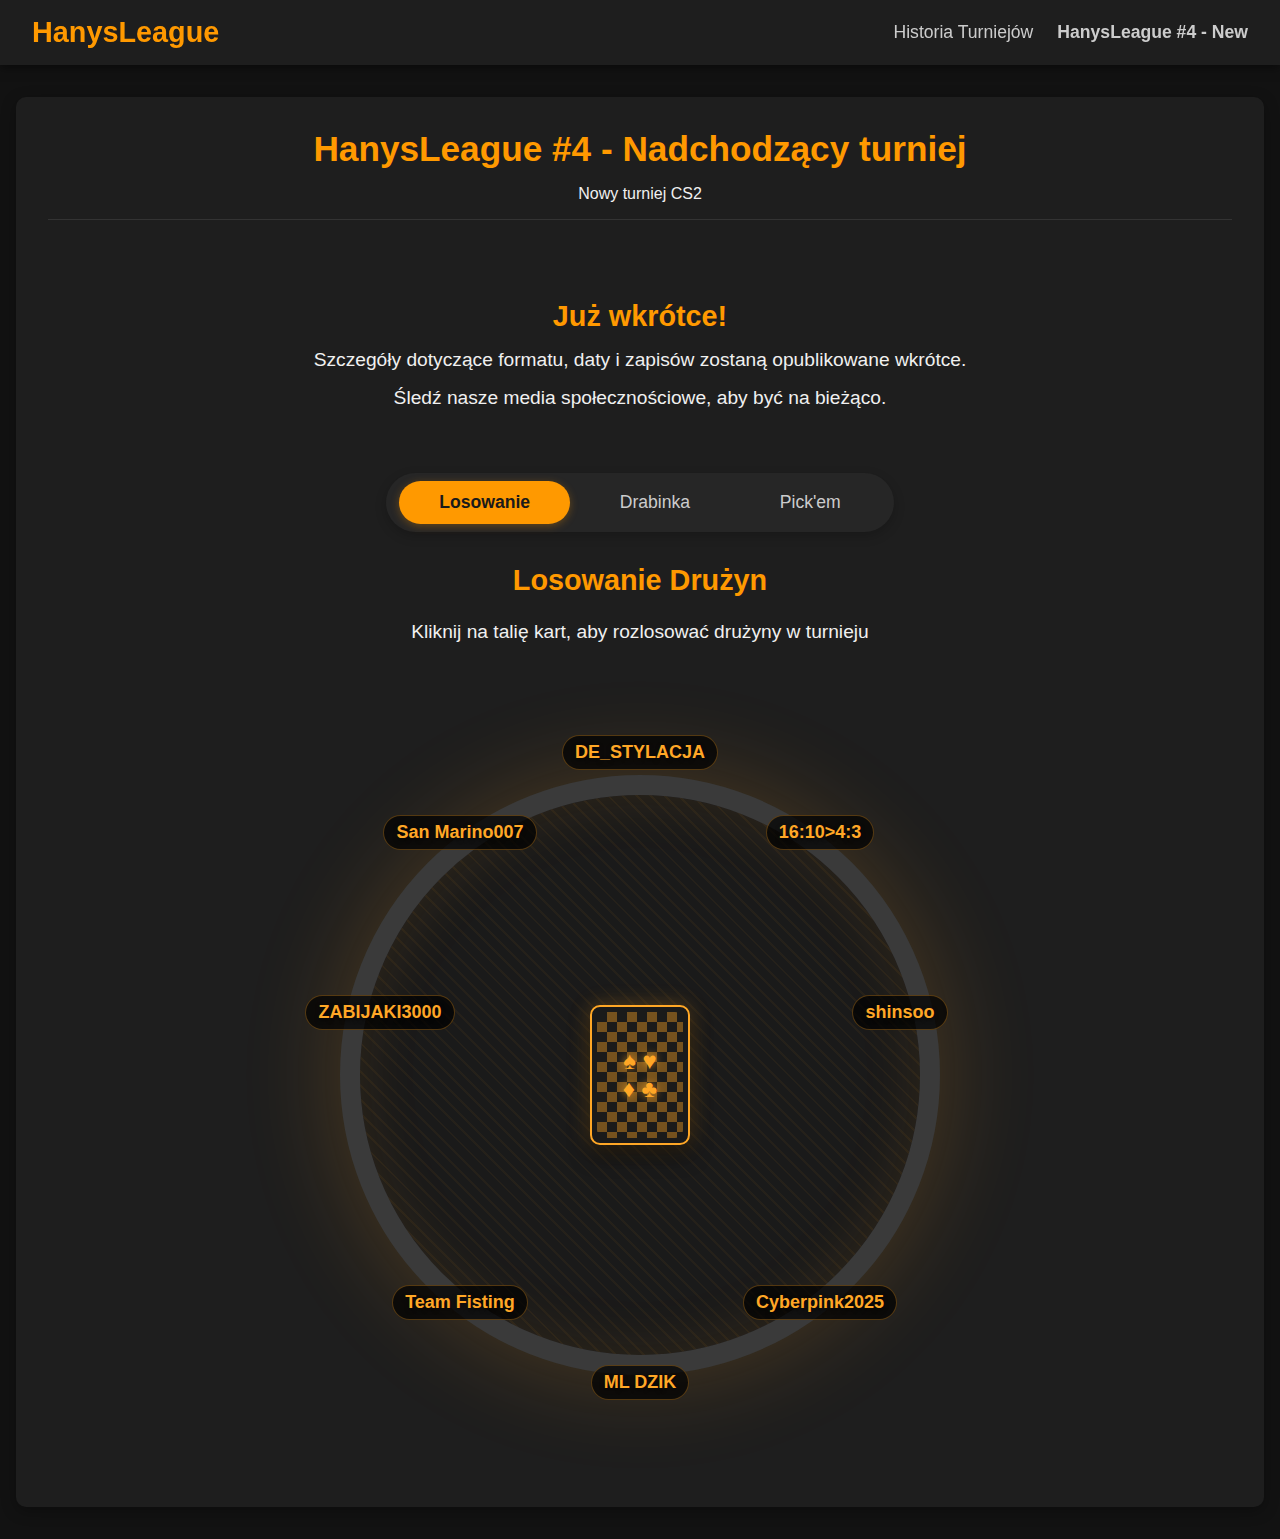
<file: tournament4.html>
<!DOCTYPE html>
<html lang="pl">
<head>
    <meta charset="UTF-8">
    <meta name="viewport" content="width=device-width, initial-scale=1.0">
    <title>HanysLeague #4 - Upcoming CS2 Tournament</title>
    <link rel="stylesheet" href="/styles.css">
</head>
<body>
<!-- Navbar -->
<div class="navbar">
    <a href="index.html" class="logo">HanysLeague</a>
    <div class="nav-links">
        <div class="nav-item">
            <a href="#">Historia Turniejów</a>
            <div class="dropdown-content">
                <a href="tournament0.html">HanysLeague 1v1 #0</a>
                <a href="tournament1.html">HanysLeague 1v1 #1</a>
                <a href="tournament2.html">HanysLeague 2v2 #2</a>
                <a href="tournament3.html">HanysLeague 2v2 #3</a>
            </div>
        </div>
        <div class="nav-item">
            <a href="tournament4.html" class="highlight">HanysLeague #4 - New</a>
        </div>
    </div>
</div>

<!-- Main Container -->
<div class="container">
    <div id="tournament4" class="tournament-container">
        <div class="tournament-heading">
            <h2>HanysLeague #4 - Nadchodzący turniej</h2>
            <p>Nowy turniej CS2</p>
        </div>

        <div style="text-align: center; padding: 3rem 0;">
            <h3 style="margin-bottom: 1rem; color: #ff9900; font-size: 1.8rem;">Już wkrótce!</h3>
            <p style="font-size: 1.2rem;">Szczegóły dotyczące formatu, daty i zapisów zostaną opublikowane wkrótce.</p>
            <p style="font-size: 1.2rem; margin-top: 1rem;">Śledź nasze media społecznościowe, aby być na bieżąco.</p>
        </div>

        <!-- Nawigacja między sekcjami -->
        <div class="section-nav">
            <div class="section-nav-item active" onclick="switchSection('losowanie')">Losowanie</div>
            <div class="section-nav-item" onclick="switchSection('drabinka')">Drabinka</div>
            <div class="section-nav-item" onclick="switchSection('pickem')">Pick'em</div>
        </div>

        <!-- Sekcja Losowanie -->
        <div id="losowanie" class="tournament-section active">
            <div style="text-align: center; margin-top: 2rem;">
                <h3 style="margin-bottom: 1.5rem; color: #ff9900; font-size: 1.8rem;">Losowanie Drużyn</h3>
                <p style="font-size: 1.2rem; margin-bottom: 2rem;">Kliknij na talię kart, aby rozlosować drużyny w turnieju</p>

                <!-- Zintegrowany stół do gry -->
                <div class="table-container" style="margin: 0 auto;">
                    <div class="round-table">
                        <div class="table-pattern"></div>
                    </div>

                    <div class="deck" id="deck"></div>

                    <!-- 8 graczy dookoła stołu -->
                    <div id="player1" class="player">
                        <div class="player-name">DE_STYLACJA</div>
                        <div class="player-cards">
                            <div class="card">
                                <div class="card-inner">
                                    <div class="card-front"></div>
                                    <div class="card-back">lemon</div>
                                </div>
                            </div>
                            <div class="card">
                                <div class="card-inner">
                                    <div class="card-front"></div>
                                    <div class="card-back">Denaturas</div>
                                </div>
                            </div>
                        </div>
                    </div>

                    <div id="player2" class="player">
                        <div class="player-name">16:10>4:3</div>
                        <div class="player-cards">
                            <div class="card">
                                <div class="card-inner">
                                    <div class="card-front"></div>
                                    <div class="card-back">Szakal</div>
                                </div>
                            </div>
                            <div class="card">
                                <div class="card-inner">
                                    <div class="card-front"></div>
                                    <div class="card-back">Koteo</div>
                                </div>
                            </div>
                        </div>
                    </div>

                    <div id="player3" class="player">
                        <div class="player-name">shinsoo</div>
                        <div class="player-cards">
                            <div class="card">
                                <div class="card-inner">
                                    <div class="card-front"></div>
                                    <div class="card-back">Scraw</div>
                                </div>
                            </div>
                            <div class="card">
                                <div class="card-inner">
                                    <div class="card-front"></div>
                                    <div class="card-back">Kysiek</div>
                                </div>
                            </div>
                        </div>
                    </div>

                    <div id="player4" class="player">
                        <div class="player-name">Cyberpink2025</div>
                        <div class="player-cards">
                            <div class="card">
                                <div class="card-inner">
                                    <div class="card-front"></div>
                                    <div class="card-back">Szpas</div>
                                </div>
                            </div>
                            <div class="card">
                                <div class="card-inner">
                                    <div class="card-front"></div>
                                    <div class="card-back">Pinkus</div>
                                </div>
                            </div>
                        </div>
                    </div>

                    <div id="player5" class="player">
                        <div class="player-name">ML DZIK</div>
                        <div class="player-cards">
                            <div class="card">
                                <div class="card-inner">
                                    <div class="card-front"></div>
                                    <div class="card-back">Lex</div>
                                </div>
                            </div>
                            <div class="card">
                                <div class="card-inner">
                                    <div class="card-front"></div>
                                    <div class="card-back">Mnichu</div>
                                </div>
                            </div>
                        </div>
                    </div>

                    <div id="player6" class="player">
                        <div class="player-name">Team Fisting</div>
                        <div class="player-cards">
                            <div class="card">
                                <div class="card-inner">
                                    <div class="card-front"></div>
                                    <div class="card-back">Scrabel</div>
                                </div>
                            </div>
                            <div class="card">
                                <div class="card-inner">
                                    <div class="card-front"></div>
                                    <div class="card-back">Dios<br>Maslito</div>
                                </div>
                            </div>
                        </div>
                    </div>

                    <div id="player7" class="player">
                        <div class="player-name">ZABIJAKI3000</div>
                        <div class="player-cards">
                            <div class="card">
                                <div class="card-inner">
                                    <div class="card-front"></div>
                                    <div class="card-back">Parsley</div>
                                </div>
                            </div>
                            <div class="card">
                                <div class="card-inner">
                                    <div class="card-front"></div>
                                    <div class="card-back">Blendzior</div>
                                </div>
                            </div>
                        </div>
                    </div>

                    <div id="player8" class="player">
                        <div class="player-name">San Marino007</div>
                        <div class="player-cards">
                            <div class="card">
                                <div class="card-inner">
                                    <div class="card-front"></div>
                                    <div class="card-back">Milouris</div>
                                </div>
                            </div>
                            <div class="card">
                                <div class="card-inner">
                                    <div class="card-front"></div>
                                    <div class="card-back">hOt_sweep</div>
                                </div>
                            </div>
                        </div>
                    </div>
                </div>
            </div>
        </div>

        <!-- Sekcja Drabinka -->
        <div id="drabinka" class="tournament-section">
            <div style="text-align: center; margin-top: 2rem;">
                <h3 style="margin-bottom: 1.5rem; color: #ff9900; font-size: 1.8rem;">Drabinka Turniejowa</h3>
                <p style="font-size: 1.2rem; margin-bottom: 2rem;">Przewidywana drabinka turniejowa HanysLeague #4</p>

                <div class="brackets-container">
                    <!-- Upper Bracket -->
                    <div class="bracket-section">
                        <div class="bracket-label">Upper Bracket</div>
                        <div class="bracket">
                            <!-- Quarterfinals -->
                            <div class="round">
                                <div class="round-title">Ćwierćfinały</div>
                                <div class="match-wrapper">
                                    <div class="match">
                                        <div class="team">
                                            <div class="team-name">DE_STYLACJA</div>
                                            <div class="score">-</div>
                                        </div>
                                        <div class="team">
                                            <div class="team-name">16:10>4:3</div>
                                            <div class="score">-</div>
                                        </div>
                                    </div>
                                </div>
                                <div class="match-wrapper">
                                    <div class="match">
                                        <div class="team">
                                            <div class="team-name">shinsoo</div>
                                            <div class="score">-</div>
                                        </div>
                                        <div class="team">
                                            <div class="team-name">Cyberpink2025</div>
                                            <div class="score">-</div>
                                        </div>
                                    </div>
                                </div>
                                <div class="match-wrapper">
                                    <div class="match">
                                        <div class="team">
                                            <div class="team-name">ML DZIK</div>
                                            <div class="score">-</div>
                                        </div>
                                        <div class="team">
                                            <div class="team-name">Team Fisting</div>
                                            <div class="score">-</div>
                                        </div>
                                    </div>
                                </div>
                                <div class="match-wrapper">
                                    <div class="match">
                                        <div class="team">
                                            <div class="team-name">ZABIJAKI3000</div>
                                            <div class="score">-</div>
                                        </div>
                                        <div class="team">
                                            <div class="team-name">San Marino007</div>
                                            <div class="score">-</div>
                                        </div>
                                    </div>
                                </div>
                            </div>

                            <!-- Semifinals -->
                            <div class="round">
                                <div class="round-title">Półfinały</div>
                                <div class="match-wrapper">
                                    <div class="match">
                                        <div class="team">
                                            <div class="team-name">TBD</div>
                                            <div class="score">-</div>
                                        </div>
                                        <div class="team">
                                            <div class="team-name">TBD</div>
                                            <div class="score">-</div>
                                        </div>
                                    </div>
                                </div>
                                <div class="match-wrapper">
                                    <div class="match">
                                        <div class="team">
                                            <div class="team-name">TBD</div>
                                            <div class="score">-</div>
                                        </div>
                                        <div class="team">
                                            <div class="team-name">TBD</div>
                                            <div class="score">-</div>
                                        </div>
                                    </div>
                                </div>
                            </div>

                            <!-- Upper Finals -->
                            <div class="round">
                                <div class="round-title">Upper Final</div>
                                <div class="match-wrapper">
                                    <div class="match">
                                        <div class="team">
                                            <div class="team-name">TBD</div>
                                            <div class="score">-</div>
                                        </div>
                                        <div class="team">
                                            <div class="team-name">TBD</div>
                                            <div class="score">-</div>
                                        </div>
                                    </div>
                                </div>
                            </div>
                        </div>
                    </div>

                    <!-- Lower Bracket -->
                    <div class="bracket-section">
                        <div class="bracket-label">Lower Bracket</div>
                        <div class="bracket">
                            <!-- LB Round 1 -->
                            <div class="round">
                                <div class="round-title">Runda 1</div>
                                <div class="match-wrapper">
                                    <div class="match">
                                        <div class="team">
                                            <div class="team-name">TBD</div>
                                            <div class="score">-</div>
                                        </div>
                                        <div class="team">
                                            <div class="team-name">TBD</div>
                                            <div class="score">-</div>
                                        </div>
                                    </div>
                                </div>
                                <div class="match-wrapper">
                                    <div class="match">
                                        <div class="team">
                                            <div class="team-name">TBD</div>
                                            <div class="score">-</div>
                                        </div>
                                        <div class="team">
                                            <div class="team-name">TBD</div>
                                            <div class="score">-</div>
                                        </div>
                                    </div>
                                </div>
                            </div>

                            <!-- LB Round 2 -->
                            <div class="round">
                                <div class="round-title">Runda 2</div>
                                <div class="match-wrapper">
                                    <div class="match">
                                        <div class="team">
                                            <div class="team-name">TBD</div>
                                            <div class="score">-</div>
                                        </div>
                                        <div class="team">
                                            <div class="team-name">TBD</div>
                                            <div class="score">-</div>
                                        </div>
                                    </div>
                                </div>
                                <div class="match-wrapper">
                                    <div class="match">
                                        <div class="team">
                                            <div class="team-name">TBD</div>
                                            <div class="score">-</div>
                                        </div>
                                        <div class="team">
                                            <div class="team-name">TBD</div>
                                            <div class="score">-</div>
                                        </div>
                                    </div>
                                </div>
                            </div>

                            <!-- LB Round 3 -->
                            <div class="round">
                                <div class="round-title">Lower Semi-Final</div>
                                <div class="match-wrapper">
                                    <div class="match">
                                        <div class="team">
                                            <div class="team-name">TBD</div>
                                            <div class="score">-</div>
                                        </div>
                                        <div class="team">
                                            <div class="team-name">TBD</div>
                                            <div class="score">-</div>
                                        </div>
                                    </div>
                                </div>
                            </div>
                        </div>
                    </div>

                    <!-- Grand Finals -->
                    <div class="finals-section">
                        <div class="round">
                            <div class="round-title">Small Final</div>
                            <div class="match-wrapper">
                                <div class="match">
                                    <div class="team">
                                        <div class="team-name">TBD</div>
                                        <div class="score">-</div>
                                    </div>
                                    <div class="team">
                                        <div class="team-name">TBD</div>
                                        <div class="score">-</div>
                                    </div>
                                </div>
                            </div>
                            <div class="round-title">Grand Final</div>
                            <div class="match-wrapper">
                                <div class="match">
                                    <div class="team">
                                        <div class="team-name">TBD</div>
                                        <div class="score">-</div>
                                    </div>
                                    <div class="team">
                                        <div class="team-name">TBD</div>
                                        <div class="score">-</div>
                                    </div>
                                </div>
                            </div>
                        </div>
                    </div>
                </div>
            </div>
        </div>

        <!-- Sekcja Pick'em -->
        <div id="pickem" class="tournament-section">
            <div style="text-align: center; margin-top: 2rem;">
                <h3 style="margin-bottom: 1.5rem; color: #ff9900; font-size: 1.8rem;">Pick'em Challenge</h3>
                <p style="font-size: 1.2rem; margin-bottom: 2rem;">Wytypuj zwycięzców i zdobądź punkty za trafne przewidywania!</p>

                <!-- Logowanie -->
                <div id="pickem-login" class="pickem-login-container">
                    <div class="pickem-login-form">
                        <h4>Logowanie do Pick'em Challenge</h4>
                        <div class="login-input-group">
                            <label for="username">Nazwa użytkownika:</label>
                            <input type="text" id="username" class="login-input" placeholder="Wprowadź swoją nazwę użytkownika">
                        </div>
                        <div class="login-input-group">
                            <label for="password">Hasło:</label>
                            <input type="password" id="password" class="login-input" placeholder="Wprowadź swoje hasło">
                        </div>
                        <div class="login-error" id="login-error"></div>
                        <button class="login-button" onclick="loginToPickem()">Zaloguj się</button>

                        <div class="login-note">
                            <p>Nie masz konta? Skontaktuj się z administratorem.</p>
                        </div>
                    </div>
                </div>

                <!-- Formularz Pick'em (początkowo ukryty) -->
                <div id="pickem-content" class="pickem-container" style="display: none;">
                    <!-- Admin Panel (widoczny tylko dla administratorów) -->
                    <div id="admin-panel" class="admin-panel" style="display: none;">
                        <div class="admin-header">
                            <h4>Panel Administratora</h4>
                        </div>
                        <div class="admin-controls">
                            <div class="admin-section">
                                <h5>Blokowanie wyborów:</h5>
                                <div class="admin-toggle-group">
                                    <div class="admin-toggle">
                                        <label for="lock-upper-quarterfinals">Upper Bracket - Ćwierćfinały:</label>
                                        <label class="switch">
                                            <input type="checkbox" id="lock-upper-quarterfinals" onchange="toggleBracketLock('upper-quarterfinals')">
                                            <span class="slider round"></span>
                                        </label>
                                    </div>
                                    <div class="admin-toggle">
                                        <label for="lock-upper-semifinals">Upper Bracket - Półfinały:</label>
                                        <label class="switch">
                                            <input type="checkbox" id="lock-upper-semifinals" onchange="toggleBracketLock('upper-semifinals')">
                                            <span class="slider round"></span>
                                        </label>
                                    </div>
                                    <div class="admin-toggle">
                                        <label for="lock-upper-final">Upper Bracket - Final:</label>
                                        <label class="switch">
                                            <input type="checkbox" id="lock-upper-final" onchange="toggleBracketLock('upper-final')">
                                            <span class="slider round"></span>
                                        </label>
                                    </div>
                                    <div class="admin-toggle">
                                        <label for="lock-lower-rounds">Lower Bracket - Wszystkie rundy:</label>
                                        <label class="switch">
                                            <input type="checkbox" id="lock-lower-rounds" onchange="toggleBracketLock('lower-rounds')">
                                            <span class="slider round"></span>
                                        </label>
                                    </div>
                                    <div class="admin-toggle">
                                        <label for="lock-finals">Finały:</label>
                                        <label class="switch">
                                            <input type="checkbox" id="lock-finals" onchange="toggleBracketLock('finals')">
                                            <span class="slider round"></span>
                                        </label>
                                    </div>
                                </div>
                            </div>
                            <div class="admin-section">
                                <h5>Zarządzanie turniejem:</h5>
                                <div class="admin-buttons">
                                    <button class="admin-button" onclick="resetAllPicks()">Resetuj wszystkie wybory</button>
                                    <button class="admin-button" onclick="exportPickemData()">Eksportuj dane Pick'em</button>
                                </div>
                            </div>
                        </div>
                    </div>

                    <div class="pickem-info">
                        <p>Jak to działa:</p>
                        <ul class="pickem-rules">
                            <li>Wybierz drużyny, które według Ciebie wygrają poszczególne mecze w każdej rundzie</li>
                            <li>Zdobywaj punkty za każde poprawne wytypowanie Upper Bracket (Ćwierćfinały: 1 pkt, Półfinały: 3 pkt, Finał: 5 pkt)</li>
                            <li>Zdobywaj punkty za każde poprawne wytypowanie Lower Bracket (R1: 1 pkt, R2: 3 pkt, Półfinał: 5 pkt)</li>
                            <li>Zdobywaj punkty za każde poprawne wytypowanie Finałów (Small Final: 8pkt, Grand Final: 8pkt)</li>
                            <li>Uczestnik z największą liczbą punktów wygrywa nagrodę wysokości 110zł</li>
                        </ul>
                        <div class="pickem-user-info">
                            <p>Zalogowano jako: <span id="logged-user-name">Użytkownik</span></p>
                            <button class="pickem-logout" onclick="logoutFromPickem()">Wyloguj</button>
                        </div>
                    </div>

                    <div class="pickem-brackets">
                        <!-- Upper Bracket -->
                        <div class="pickem-section">
                            <div class="pickem-header upper-bracket">
                                <h4>Upper Bracket</h4>
                                <div class="bracket-status" id="status-upper-quarterfinals">Status: Odblokowany</div>
                            </div>

                            <!-- Ćwierćfinały Upper Bracket -->
                            <div class="pickem-round-header">
                                <h5>Ćwierćfinały</h5>
                            </div>
                            <div class="pickem-matches" id="upper-quarterfinals">
                                <div class="pickem-match">
                                    <div class="pickem-team-option">
                                        <input type="radio" name="match1" id="match1-team1" class="upper-quarterfinals-pick">
                                        <label for="match1-team1">DE_STYLACJA</label>
                                    </div>
                                    <div class="match-vs">VS</div>
                                    <div class="pickem-team-option">
                                        <input type="radio" name="match1" id="match1-team2" class="upper-quarterfinals-pick">
                                        <label for="match1-team2">16:10>4:3</label>
                                    </div>
                                </div>

                                <div class="pickem-match">
                                    <div class="pickem-team-option">
                                        <input type="radio" name="match2" id="match2-team1" class="upper-quarterfinals-pick">
                                        <label for="match2-team1">shinsoo</label>
                                    </div>
                                    <div class="match-vs">VS</div>
                                    <div class="pickem-team-option">
                                        <input type="radio" name="match2" id="match2-team2" class="upper-quarterfinals-pick">
                                        <label for="match2-team2">Cyberpink2025</label>
                                    </div>
                                </div>

                                <div class="pickem-match">
                                    <div class="pickem-team-option">
                                        <input type="radio" name="match3" id="match3-team1" class="upper-quarterfinals-pick">
                                        <label for="match3-team1">ML DZIK</label>
                                    </div>
                                    <div class="match-vs">VS</div>
                                    <div class="pickem-team-option">
                                        <input type="radio" name="match3" id="match3-team2" class="upper-quarterfinals-pick">
                                        <label for="match3-team2">Team Fisting</label>
                                    </div>
                                </div>

                                <div class="pickem-match">
                                    <div class="pickem-team-option">
                                        <input type="radio" name="match4" id="match4-team1" class="upper-quarterfinals-pick">
                                        <label for="match4-team1">ZABIJAKI3000</label>
                                    </div>
                                    <div class="match-vs">VS</div>
                                    <div class="pickem-team-option">
                                        <input type="radio" name="match4" id="match4-team2" class="upper-quarterfinals-pick">
                                        <label for="match4-team2">San Marino007</label>
                                    </div>
                                </div>
                            </div>

                            <!-- Półfinały Upper Bracket -->
                            <div class="pickem-round-header">
                                <h5>Półfinały</h5>
                                <div class="bracket-status" id="status-upper-semifinals">Status: Odblokowany</div>
                            </div>
                            <div class="pickem-matches" id="upper-semifinals">
                                <div class="pickem-match">
                                    <div class="pickem-team-option">
                                        <input type="radio" name="semi1" id="semi1-team1" class="upper-semifinals-pick">
                                        <label for="semi1-team1" id="semi1-team1-label">Zwycięzca Q1</label>
                                    </div>
                                    <div class="match-vs">VS</div>
                                    <div class="pickem-team-option">
                                        <input type="radio" name="semi1" id="semi1-team2" class="upper-semifinals-pick">
                                        <label for="semi1-team2" id="semi1-team2-label">Zwycięzca Q2</label>
                                    </div>
                                </div>

                                <div class="pickem-match">
                                    <div class="pickem-team-option">
                                        <input type="radio" name="semi2" id="semi2-team1" class="upper-semifinals-pick">
                                        <label for="semi2-team1" id="semi2-team1-label">Zwycięzca Q3</label>
                                    </div>
                                    <div class="match-vs">VS</div>
                                    <div class="pickem-team-option">
                                        <input type="radio" name="semi2" id="semi2-team2" class="upper-semifinals-pick">
                                        <label for="semi2-team2" id="semi2-team2-label">Zwycięzca Q4</label>
                                    </div>
                                </div>
                            </div>

                            <!-- Finał Upper Bracket -->
                            <div class="pickem-round-header">
                                <h5>Upper Final</h5>
                                <div class="bracket-status" id="status-upper-final">Status: Odblokowany</div>
                            </div>
                            <div class="pickem-matches" id="upper-final">
                                <div class="pickem-match">
                                    <div class="pickem-team-option">
                                        <input type="radio" name="upperfinal" id="upperfinal-team1" class="upper-final-pick">
                                        <label for="upperfinal-team1" id="upperfinal-team1-label">Zwycięzca S1</label>
                                    </div>
                                    <div class="match-vs">VS</div>
                                    <div class="pickem-team-option">
                                        <input type="radio" name="upperfinal" id="upperfinal-team2" class="upper-final-pick">
                                        <label for="upperfinal-team2" id="upperfinal-team2-label">Zwycięzca S2</label>
                                    </div>
                                </div>
                            </div>
                        </div>

                        <!-- Lower Bracket -->
                        <div class="pickem-section">
                            <div class="pickem-header lower-bracket">
                                <h4>Lower Bracket</h4>
                                <div class="bracket-status" id="status-lower-rounds">Status: Odblokowany</div>
                            </div>

                            <!-- Runda 1 Lower Bracket -->
                            <div class="pickem-round-header">
                                <h5>Runda 1</h5>
                            </div>
                            <div class="pickem-matches" id="lower-round1">
                                <div class="pickem-match">
                                    <div class="pickem-team-option">
                                        <input type="radio" name="lower1" id="lower1-team1" class="lower-rounds-pick">
                                        <label for="lower1-team1" id="lower1-team1-label">Przegrany Q1</label>
                                    </div>
                                    <div class="match-vs">VS</div>
                                    <div class="pickem-team-option">
                                        <input type="radio" name="lower1" id="lower1-team2" class="lower-rounds-pick">
                                        <label for="lower1-team2" id="lower1-team2-label">Przegrany Q3</label>
                                    </div>
                                </div>

                                <div class="pickem-match">
                                    <div class="pickem-team-option">
                                        <input type="radio" name="lower2" id="lower2-team1" class="lower-rounds-pick">
                                        <label for="lower2-team1" id="lower2-team1-label">Przegrany Q2</label>
                                    </div>
                                    <div class="match-vs">VS</div>
                                    <div class="pickem-team-option">
                                        <input type="radio" name="lower2" id="lower2-team2" class="lower-rounds-pick">
                                        <label for="lower2-team2" id="lower2-team2-label">Przegrany Q4</label>
                                    </div>
                                </div>
                            </div>

                            <!-- Runda 2 Lower Bracket -->
                            <div class="pickem-round-header">
                                <h5>Runda 2</h5>
                            </div>
                            <div class="pickem-matches" id="lower-round2">
                                <div class="pickem-match">
                                    <div class="pickem-team-option">
                                        <input type="radio" name="lower3" id="lower3-team1" class="lower-rounds-pick">
                                        <label for="lower3-team1" id="lower3-team1-label">Zwycięzca LR1-1</label>
                                    </div>
                                    <div class="match-vs">VS</div>
                                    <div class="pickem-team-option">
                                        <input type="radio" name="lower3" id="lower3-team2" class="lower-rounds-pick">
                                        <label for="lower3-team2" id="lower3-team2-label">Przegrany S2</label>
                                    </div>
                                </div>

                                <div class="pickem-match">
                                    <div class="pickem-team-option">
                                        <input type="radio" name="lower4" id="lower4-team1" class="lower-rounds-pick">
                                        <label for="lower4-team1" id="lower4-team1-label">Zwycięzca LR1-2</label>
                                    </div>
                                    <div class="match-vs">VS</div>
                                    <div class="pickem-team-option">
                                        <input type="radio" name="lower4" id="lower4-team2" class="lower-rounds-pick">
                                        <label for="lower4-team2" id="lower4-team2-label">Przegrany S1</label>
                                    </div>
                                </div>
                            </div>

                            <!-- Lower Semi-Final -->
                            <div class="pickem-round-header">
                                <h5>Lower Semi-Final</h5>
                            </div>
                            <div class="pickem-matches" id="lower-semifinal">
                                <div class="pickem-match">
                                    <div class="pickem-team-option">
                                        <input type="radio" name="lowersemi" id="lowersemi-team1" class="lower-rounds-pick">
                                        <label for="lowersemi-team1" id="lowersemi-team1-label">Zwycięzca LR2-1</label>
                                    </div>
                                    <div class="match-vs">VS</div>
                                    <div class="pickem-team-option">
                                        <input type="radio" name="lowersemi" id="lowersemi-team2" class="lower-rounds-pick">
                                        <label for="lowersemi-team2" id="lowersemi-team2-label">Zwycięzca LR2-2</label>
                                    </div>
                                </div>
                            </div>
                        </div>

                        <!-- Finals -->
                        <div class="pickem-section">
                            <div class="pickem-header finals">
                                <h4>Finały</h4>
                                <div class="bracket-status" id="status-finals">Status: Odblokowany</div>
                            </div>

                            <!-- Small Final -->
                            <div class="pickem-round-header">
                                <h5>Small Final (Mecz o 3 miejsce)</h5>
                            </div>
                            <div class="pickem-matches" id="small-final">
                                <div class="pickem-match">
                                    <div class="pickem-team-option">
                                        <input type="radio" name="smallfinal" id="smallfinal-team1" class="finals-pick">
                                        <label for="smallfinal-team1" id="smallfinal-team1-label">Przegrany Upper Final</label>
                                    </div>
                                    <div class="match-vs">VS</div>
                                    <div class="pickem-team-option">
                                        <input type="radio" name="smallfinal" id="smallfinal-team2" class="finals-pick">
                                        <label for="smallfinal-team2" id="smallfinal-team2-label">Zwycięzca Lower Semi</label>
                                    </div>
                                </div>
                            </div>

                            <!-- Grand Final -->
                            <div class="pickem-round-header">
                                <h5>Grand Final</h5>
                            </div>
                            <div class="pickem-matches" id="grand-final">
                                <div class="pickem-match grand-final-match">
                                    <div class="pickem-team-option">
                                        <input type="radio" name="grandfinal" id="grandfinal-team1" class="finals-pick">
                                        <label for="grandfinal-team1" id="grandfinal-team1-label">Zwycięzca Upper Final</label>
                                    </div>
                                    <div class="match-vs">VS</div>
                                    <div class="pickem-team-option">
                                        <input type="radio" name="grandfinal" id="grandfinal-team2" class="finals-pick">
                                        <label for="grandfinal-team2" id="grandfinal-team2-label">Zwycięzca Small Final</label>
                                    </div>
                                </div>
                            </div>
                        </div>

                        <div class="pickem-champion-section">
                            <div class="pickem-header">
                                <h4>Wybierz czarnego konia turnieju:</h4>
                            </div>

                            <div class="pickem-champion">
                                <select id="champion-select" class="champion-dropdown">
                                    <option value="" disabled selected>-- Wybierz czarnego konia --</option>
                                    <option value="team1">Koteo</option>
                                    <option value="team2">Kysiek</option>
                                    <option value="team3">Pinkus</option>
                                    <option value="team4">DiosMaslito</option>
                                    <option value="team5">Mnichu</option>
                                    <option value="team6">Blendzior</option>
                                    <option value="team7">Denaturas</option>
                                    <option value="team8">hOt_sweep</option>
                                </select>
                            </div>

                            <div class="pickem-submit">
                                <button class="submit-picks" onclick="savePickemSelections()">Zapisz typy</button>
                            </div>
                        </div>
                    </div>

                    <div class="pickem-leaderboard">
                        <h4>Top 5 graczy Pick'em:</h4>
                        <table class="leaderboard-table">
                            <thead>
                            <tr>
                                <th>Miejsce</th>
                                <th>Gracz</th>
                                <th>Punkty</th>
                            </tr>
                            </thead>
                            <tbody>
                            <tr>
                                <td>1</td>
                                <td>-</td>
                                <td>-</td>
                            </tr>
                            <tr>
                                <td>2</td>
                                <td>-</td>
                                <td>-</td>
                            </tr>
                            <tr>
                                <td>3</td>
                                <td>-</td>
                                <td>-</td>
                            </tr>
                            <tr>
                                <td>4</td>
                                <td>-</td>
                                <td>-</td>
                            </tr>
                            <tr>
                                <td>5</td>
                                <td>-</td>
                                <td>-</td>
                            </tr>
                            </tbody>
                        </table>
                    </div>
                </div>
            </div>
        </div>
    </div>
</div>

<script src="/scripts.js"></script>
<script src="/bracket-logic.js"></script>

<script>
    // Funkcja do przełączania między sekcjami
    function switchSection(sectionId) {
        // Usuń klasę active ze wszystkich sekcji
        document.querySelectorAll('.tournament-section').forEach(section => {
            section.classList.remove('active');
        });

        // Usuń klasę active ze wszystkich elementów nawigacji
        document.querySelectorAll('.section-nav-item').forEach(navItem => {
            navItem.classList.remove('active');
        });

        // Dodaj klasę active do wybranej sekcji
        document.getElementById(sectionId).classList.add('active');

        // Dodaj klasę active do klikniętego elementu nawigacji
        Array.from(document.querySelectorAll('.section-nav-item')).find(
            navItem => navItem.textContent.toLowerCase().includes(sectionId)
        ).classList.add('active');

        // Jeśli wybrano sekcję losowania, inicjalizuj stół do gry
        if (sectionId === 'losowanie' && typeof initializeTable === 'function') {
            initializeTable();
        }
    }

    // Modify loadUserSelections to use our new bracket logic
    const originalLoadUserSelections = window.loadUserSelections;
    if (typeof originalLoadUserSelections === 'function') {
        window.loadUserSelections = function() {
            // Call the original function first
            originalLoadUserSelections.apply(this, arguments);

            // Then update all bracket labels
            if (window.bracketLogic && typeof window.bracketLogic.updateAllBracketLabels === 'function') {
                setTimeout(function() {
                    window.bracketLogic.updateAllBracketLabels();
                }, 100);
            }
        };
    }

    // Po załadowaniu strony
    document.addEventListener('DOMContentLoaded', function() {
        // Domyślnie aktywna sekcja Losowanie
        switchSection('losowanie');
    });
</script>
</body>
</html>
</file>
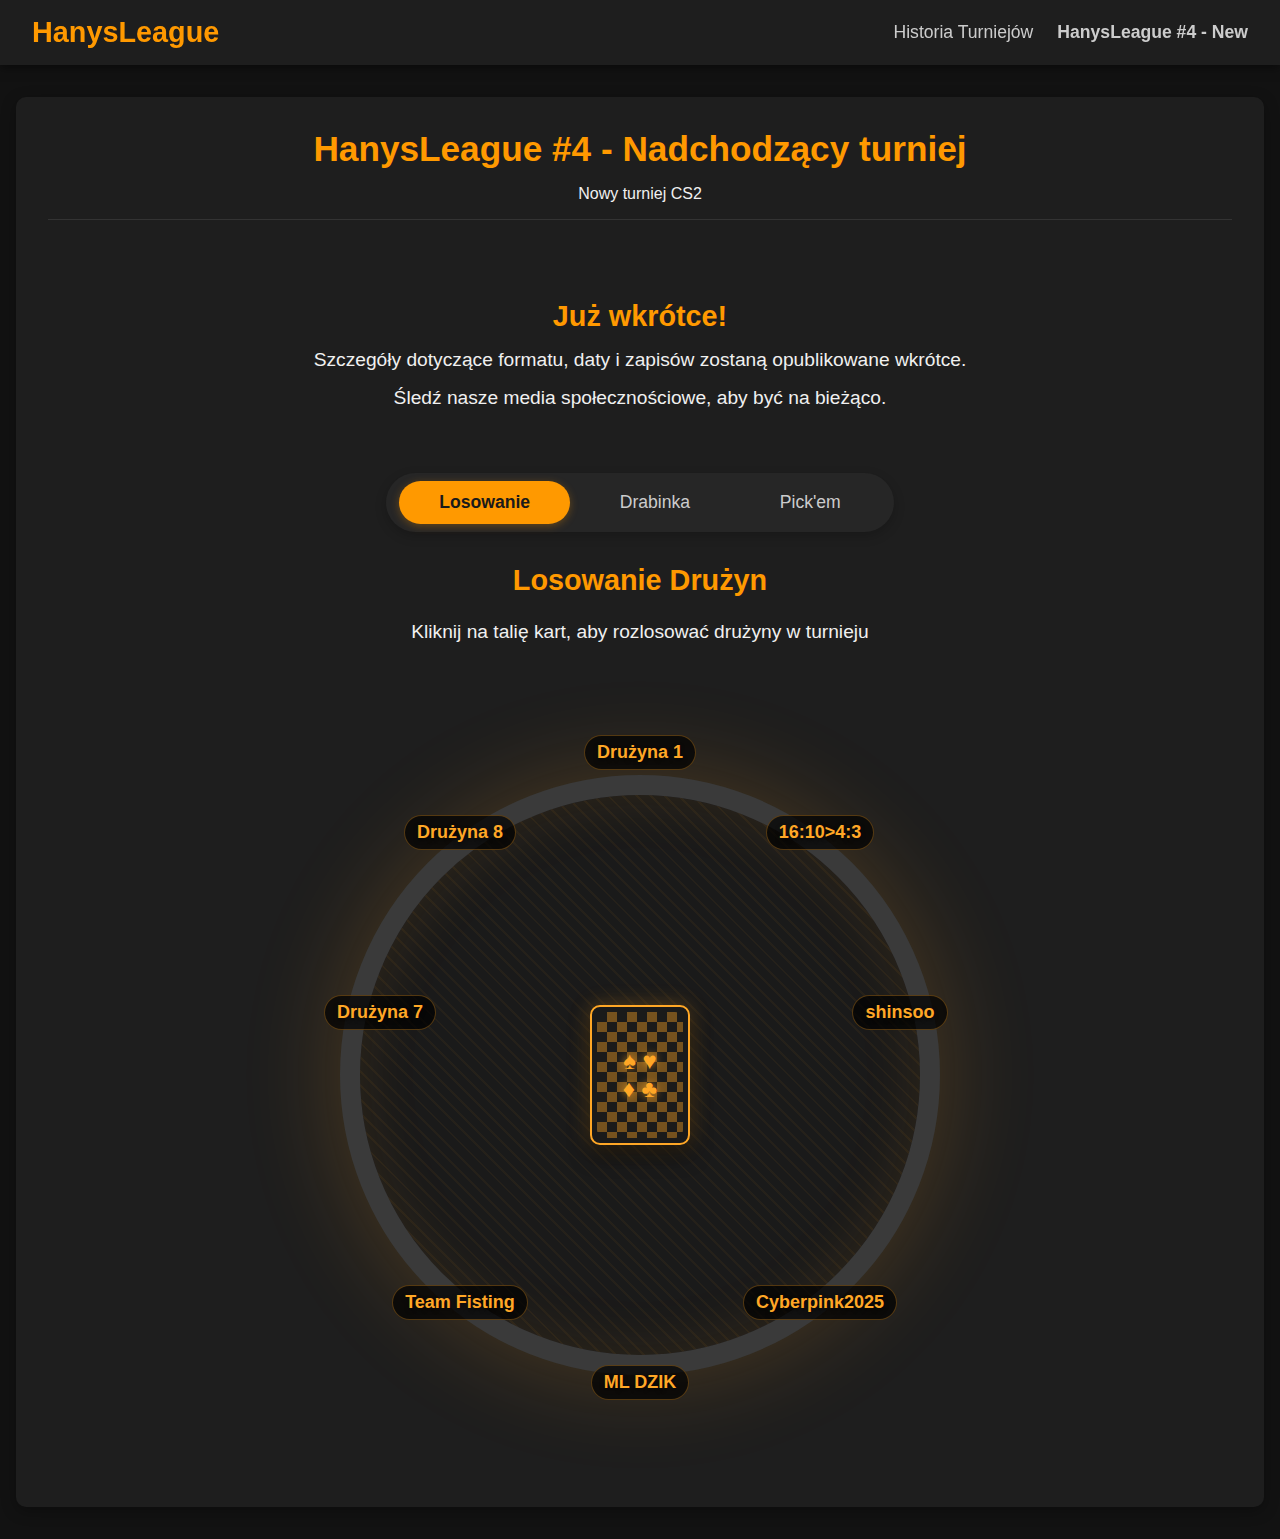
<file: pages/tournament4.html>
<!DOCTYPE html>
<html lang="pl">
<head>
    <meta charset="UTF-8">
    <meta name="viewport" content="width=device-width, initial-scale=1.0">
    <title>HanysLeague #4 - Upcoming CS2 Tournament</title>
    <link rel="stylesheet" href="../css/styles.css">
</head>
<body>
<!-- Navbar -->
<div class="navbar">
    <a href="index.html" class="logo">HanysLeague</a>
    <div class="nav-links">
        <div class="nav-item">
            <a href="#">Historia Turniejów</a>
            <div class="dropdown-content">
                <a href="tournament0.html">HanysLeague 1v1 #0</a>
                <a href="tournament1.html">HanysLeague 1v1 #1</a>
                <a href="tournament2.html">HanysLeague 2v2 #2</a>
                <a href="tournament3.html">HanysLeague 2v2 #3</a>
            </div>
        </div>
        <div class="nav-item">
            <a href="tournament4.html" class="highlight">HanysLeague #4 - New</a>
        </div>
    </div>
</div>

<!-- Main Container -->
<div class="container">
    <div id="tournament4" class="tournament-container">
        <div class="tournament-heading">
            <h2>HanysLeague #4 - Nadchodzący turniej</h2>
            <p>Nowy turniej CS2</p>
        </div>

        <div style="text-align: center; padding: 3rem 0;">
            <h3 style="margin-bottom: 1rem; color: #ff9900; font-size: 1.8rem;">Już wkrótce!</h3>
            <p style="font-size: 1.2rem;">Szczegóły dotyczące formatu, daty i zapisów zostaną opublikowane wkrótce.</p>
            <p style="font-size: 1.2rem; margin-top: 1rem;">Śledź nasze media społecznościowe, aby być na bieżąco.</p>
        </div>

        <!-- Nawigacja między sekcjami -->
        <div class="section-nav">
            <div class="section-nav-item active" onclick="switchSection('losowanie')">Losowanie</div>
            <div class="section-nav-item" onclick="switchSection('drabinka')">Drabinka</div>
            <div class="section-nav-item" onclick="switchSection('pickem')">Pick'em</div>
        </div>

        <!-- Sekcja Losowanie -->
        <div id="losowanie" class="tournament-section active">
            <div style="text-align: center; margin-top: 2rem;">
                <h3 style="margin-bottom: 1.5rem; color: #ff9900; font-size: 1.8rem;">Losowanie Drużyn</h3>
                <p style="font-size: 1.2rem; margin-bottom: 2rem;">Kliknij na talię kart, aby rozlosować drużyny w turnieju</p>

                <!-- Zintegrowany stół do gry -->
                <div class="table-container" style="margin: 0 auto;">
                    <div class="round-table">
                        <div class="table-pattern"></div>
                    </div>

                    <div class="deck" id="deck"></div>

                    <!-- 8 graczy dookoła stołu -->
                    <div id="player1" class="player">
                        <div class="player-name">Drużyna 1</div>
                        <div class="player-cards">
                            <div class="card">
                                <div class="card-inner">
                                    <div class="card-front"></div>
                                    <div class="card-back">lemon</div>
                                </div>
                            </div>
                            <div class="card">
                                <div class="card-inner">
                                    <div class="card-front"></div>
                                    <div class="card-back">Denaturas</div>
                                </div>
                            </div>
                        </div>
                    </div>

                    <div id="player2" class="player">
                        <div class="player-name">16:10>4:3</div>
                        <div class="player-cards">
                            <div class="card">
                                <div class="card-inner">
                                    <div class="card-front"></div>
                                    <div class="card-back">Szakal</div>
                                </div>
                            </div>
                            <div class="card">
                                <div class="card-inner">
                                    <div class="card-front"></div>
                                    <div class="card-back">Koteo</div>
                                </div>
                            </div>
                        </div>
                    </div>

                    <div id="player3" class="player">
                        <div class="player-name">shinsoo</div>
                        <div class="player-cards">
                            <div class="card">
                                <div class="card-inner">
                                    <div class="card-front"></div>
                                    <div class="card-back">Scraw</div>
                                </div>
                            </div>
                            <div class="card">
                                <div class="card-inner">
                                    <div class="card-front"></div>
                                    <div class="card-back">Kysiek</div>
                                </div>
                            </div>
                        </div>
                    </div>

                    <div id="player4" class="player">
                        <div class="player-name">Cyberpink2025</div>
                        <div class="player-cards">
                            <div class="card">
                                <div class="card-inner">
                                    <div class="card-front"></div>
                                    <div class="card-back">Szpas</div>
                                </div>
                            </div>
                            <div class="card">
                                <div class="card-inner">
                                    <div class="card-front"></div>
                                    <div class="card-back">Pinkus</div>
                                </div>
                            </div>
                        </div>
                    </div>

                    <div id="player5" class="player">
                        <div class="player-name">ML DZIK</div>
                        <div class="player-cards">
                            <div class="card">
                                <div class="card-inner">
                                    <div class="card-front"></div>
                                    <div class="card-back">Lex</div>
                                </div>
                            </div>
                            <div class="card">
                                <div class="card-inner">
                                    <div class="card-front"></div>
                                    <div class="card-back">Mnichu</div>
                                </div>
                            </div>
                        </div>
                    </div>

                    <div id="player6" class="player">
                        <div class="player-name">Team Fisting</div>
                        <div class="player-cards">
                            <div class="card">
                                <div class="card-inner">
                                    <div class="card-front"></div>
                                    <div class="card-back">Scrabel</div>
                                </div>
                            </div>
                            <div class="card">
                                <div class="card-inner">
                                    <div class="card-front"></div>
                                    <div class="card-back">Dios<br>Maslito</div>
                                </div>
                            </div>
                        </div>
                    </div>

                    <div id="player7" class="player">
                        <div class="player-name">Drużyna 7</div>
                        <div class="player-cards">
                            <div class="card">
                                <div class="card-inner">
                                    <div class="card-front"></div>
                                    <div class="card-back">Parsley</div>
                                </div>
                            </div>
                            <div class="card">
                                <div class="card-inner">
                                    <div class="card-front"></div>
                                    <div class="card-back">Blendzior</div>
                                </div>
                            </div>
                        </div>
                    </div>

                    <div id="player8" class="player">
                        <div class="player-name">Drużyna 8</div>
                        <div class="player-cards">
                            <div class="card">
                                <div class="card-inner">
                                    <div class="card-front"></div>
                                    <div class="card-back">Milouris</div>
                                </div>
                            </div>
                            <div class="card">
                                <div class="card-inner">
                                    <div class="card-front"></div>
                                    <div class="card-back">hOt_sweep</div>
                                </div>
                            </div>
                        </div>
                    </div>
                </div>
            </div>
        </div>

        <!-- Sekcja Drabinka -->
        <div id="drabinka" class="tournament-section">
            <div style="text-align: center; margin-top: 2rem;">
                <h3 style="margin-bottom: 1.5rem; color: #ff9900; font-size: 1.8rem;">Drabinka Turniejowa</h3>
                <p style="font-size: 1.2rem; margin-bottom: 2rem;">Przewidywana drabinka turniejowa HanysLeague #4</p>

                <div class="brackets-container">
                    <!-- Upper Bracket -->
                    <div class="bracket-section">
                        <div class="bracket-label">Upper Bracket</div>
                        <div class="bracket">
                            <!-- Quarterfinals -->
                            <div class="round">
                                <div class="round-title">Ćwierćfinały</div>
                                <div class="match-wrapper">
                                    <div class="match">
                                        <div class="team">
                                            <div class="team-name">Drużyna 1</div>
                                            <div class="score">-</div>
                                        </div>
                                        <div class="team">
                                            <div class="team-name">16:10>4:3</div>
                                            <div class="score">-</div>
                                        </div>
                                    </div>
                                </div>
                                <div class="match-wrapper">
                                    <div class="match">
                                        <div class="team">
                                            <div class="team-name">shinsoo</div>
                                            <div class="score">-</div>
                                        </div>
                                        <div class="team">
                                            <div class="team-name">Cyberpink2025</div>
                                            <div class="score">-</div>
                                        </div>
                                    </div>
                                </div>
                                <div class="match-wrapper">
                                    <div class="match">
                                        <div class="team">
                                            <div class="team-name">ML DZIK</div>
                                            <div class="score">-</div>
                                        </div>
                                        <div class="team">
                                            <div class="team-name">Team Fisting</div>
                                            <div class="score">-</div>
                                        </div>
                                    </div>
                                </div>
                                <div class="match-wrapper">
                                    <div class="match">
                                        <div class="team">
                                            <div class="team-name">Drużyna 7</div>
                                            <div class="score">-</div>
                                        </div>
                                        <div class="team">
                                            <div class="team-name">Drużyna 8</div>
                                            <div class="score">-</div>
                                        </div>
                                    </div>
                                </div>
                            </div>

                            <!-- Semifinals -->
                            <div class="round">
                                <div class="round-title">Półfinały</div>
                                <div class="match-wrapper">
                                    <div class="match">
                                        <div class="team">
                                            <div class="team-name">TBD</div>
                                            <div class="score">-</div>
                                        </div>
                                        <div class="team">
                                            <div class="team-name">TBD</div>
                                            <div class="score">-</div>
                                        </div>
                                    </div>
                                </div>
                                <div class="match-wrapper">
                                    <div class="match">
                                        <div class="team">
                                            <div class="team-name">TBD</div>
                                            <div class="score">-</div>
                                        </div>
                                        <div class="team">
                                            <div class="team-name">TBD</div>
                                            <div class="score">-</div>
                                        </div>
                                    </div>
                                </div>
                            </div>

                            <!-- Upper Finals -->
                            <div class="round">
                                <div class="round-title">Upper Final</div>
                                <div class="match-wrapper">
                                    <div class="match">
                                        <div class="team">
                                            <div class="team-name">TBD</div>
                                            <div class="score">-</div>
                                        </div>
                                        <div class="team">
                                            <div class="team-name">TBD</div>
                                            <div class="score">-</div>
                                        </div>
                                    </div>
                                </div>
                            </div>
                        </div>
                    </div>

                    <!-- Lower Bracket -->
                    <div class="bracket-section">
                        <div class="bracket-label">Lower Bracket</div>
                        <div class="bracket">
                            <!-- LB Round 1 -->
                            <div class="round">
                                <div class="round-title">Runda 1</div>
                                <div class="match-wrapper">
                                    <div class="match">
                                        <div class="team">
                                            <div class="team-name">TBD</div>
                                            <div class="score">-</div>
                                        </div>
                                        <div class="team">
                                            <div class="team-name">TBD</div>
                                            <div class="score">-</div>
                                        </div>
                                    </div>
                                </div>
                                <div class="match-wrapper">
                                    <div class="match">
                                        <div class="team">
                                            <div class="team-name">TBD</div>
                                            <div class="score">-</div>
                                        </div>
                                        <div class="team">
                                            <div class="team-name">TBD</div>
                                            <div class="score">-</div>
                                        </div>
                                    </div>
                                </div>
                            </div>

                            <!-- LB Round 2 -->
                            <div class="round">
                                <div class="round-title">Runda 2</div>
                                <div class="match-wrapper">
                                    <div class="match">
                                        <div class="team">
                                            <div class="team-name">TBD</div>
                                            <div class="score">-</div>
                                        </div>
                                        <div class="team">
                                            <div class="team-name">TBD</div>
                                            <div class="score">-</div>
                                        </div>
                                    </div>
                                </div>
                                <div class="match-wrapper">
                                    <div class="match">
                                        <div class="team">
                                            <div class="team-name">TBD</div>
                                            <div class="score">-</div>
                                        </div>
                                        <div class="team">
                                            <div class="team-name">TBD</div>
                                            <div class="score">-</div>
                                        </div>
                                    </div>
                                </div>
                            </div>

                            <!-- LB Round 3 -->
                            <div class="round">
                                <div class="round-title">Lower Semi-Final</div>
                                <div class="match-wrapper">
                                    <div class="match">
                                        <div class="team">
                                            <div class="team-name">TBD</div>
                                            <div class="score">-</div>
                                        </div>
                                        <div class="team">
                                            <div class="team-name">TBD</div>
                                            <div class="score">-</div>
                                        </div>
                                    </div>
                                </div>
                            </div>
                        </div>
                    </div>

                    <!-- Grand Finals -->
                    <div class="finals-section">
                        <div class="round">
                            <div class="round-title">Small Final</div>
                            <div class="match-wrapper">
                                <div class="match">
                                    <div class="team">
                                        <div class="team-name">TBD</div>
                                        <div class="score">-</div>
                                    </div>
                                    <div class="team">
                                        <div class="team-name">TBD</div>
                                        <div class="score">-</div>
                                    </div>
                                </div>
                            </div>
                            <div class="round-title">Grand Final</div>
                            <div class="match-wrapper">
                                <div class="match">
                                    <div class="team">
                                        <div class="team-name">TBD</div>
                                        <div class="score">-</div>
                                    </div>
                                    <div class="team">
                                        <div class="team-name">TBD</div>
                                        <div class="score">-</div>
                                    </div>
                                </div>
                            </div>
                        </div>
                    </div>
                </div>
            </div>
        </div>

        <!-- Sekcja Pick'em -->
        <div id="pickem" class="tournament-section">
            <div style="text-align: center; margin-top: 2rem;">
                <h3 style="margin-bottom: 1.5rem; color: #ff9900; font-size: 1.8rem;">Pick'em Challenge</h3>
                <p style="font-size: 1.2rem; margin-bottom: 2rem;">Wytypuj zwycięzców i zdobądź punkty za trafne przewidywania!</p>

                <!-- Logowanie -->
                <div id="pickem-login" class="pickem-login-container">
                    <div class="pickem-login-form">
                        <h4>Logowanie do Pick'em Challenge</h4>
                        <div class="login-input-group">
                            <label for="username">Nazwa użytkownika:</label>
                            <input type="text" id="username" class="login-input" placeholder="Wprowadź swoją nazwę użytkownika">
                        </div>
                        <div class="login-input-group">
                            <label for="password">Hasło:</label>
                            <input type="password" id="password" class="login-input" placeholder="Wprowadź swoje hasło">
                        </div>
                        <div class="login-error" id="login-error"></div>
                        <button class="login-button" onclick="loginToPickem()">Zaloguj się</button>

                        <div class="login-note">
                            <p>Nie masz konta? Skontaktuj się z administratorem.</p>
                        </div>
                    </div>
                </div>

                <!-- Formularz Pick'em (początkowo ukryty) -->
                <div id="pickem-content" class="pickem-container" style="display: none;">
                    <!-- Admin Panel (widoczny tylko dla administratorów) -->
                    <div id="admin-panel" class="admin-panel" style="display: none;">
                        <div class="admin-header">
                            <h4>Panel Administratora</h4>
                        </div>
                        <div class="admin-controls">
                            <div class="admin-section">
                                <h5>Blokowanie wyborów:</h5>
                                <div class="admin-toggle-group">
                                    <div class="admin-toggle">
                                        <label for="lock-upper-quarterfinals">Upper Bracket - Ćwierćfinały:</label>
                                        <label class="switch">
                                            <input type="checkbox" id="lock-upper-quarterfinals" onchange="toggleBracketLock('upper-quarterfinals')">
                                            <span class="slider round"></span>
                                        </label>
                                    </div>
                                    <div class="admin-toggle">
                                        <label for="lock-upper-semifinals">Upper Bracket - Półfinały:</label>
                                        <label class="switch">
                                            <input type="checkbox" id="lock-upper-semifinals" onchange="toggleBracketLock('upper-semifinals')">
                                            <span class="slider round"></span>
                                        </label>
                                    </div>
                                    <div class="admin-toggle">
                                        <label for="lock-upper-final">Upper Bracket - Final:</label>
                                        <label class="switch">
                                            <input type="checkbox" id="lock-upper-final" onchange="toggleBracketLock('upper-final')">
                                            <span class="slider round"></span>
                                        </label>
                                    </div>
                                    <div class="admin-toggle">
                                        <label for="lock-lower-rounds">Lower Bracket - Wszystkie rundy:</label>
                                        <label class="switch">
                                            <input type="checkbox" id="lock-lower-rounds" onchange="toggleBracketLock('lower-rounds')">
                                            <span class="slider round"></span>
                                        </label>
                                    </div>
                                    <div class="admin-toggle">
                                        <label for="lock-finals">Finały:</label>
                                        <label class="switch">
                                            <input type="checkbox" id="lock-finals" onchange="toggleBracketLock('finals')">
                                            <span class="slider round"></span>
                                        </label>
                                    </div>
                                </div>
                            </div>
                            <div class="admin-section">
                                <h5>Zarządzanie turniejem:</h5>
                                <div class="admin-buttons">
                                    <button class="admin-button" onclick="resetAllPicks()">Resetuj wszystkie wybory</button>
                                    <button class="admin-button" onclick="exportPickemData()">Eksportuj dane Pick'em</button>
                                </div>
                            </div>
                        </div>
                    </div>

                    <div class="pickem-info">
                        <p>Jak to działa:</p>
                        <ul class="pickem-rules">
                            <li>Wybierz drużyny, które według Ciebie wygrają poszczególne mecze w każdej rundzie</li>
                            <li>Zdobywaj punkty za każde poprawne wytypowanie (Faza grupowa: 1 pkt, Ćwierćfinały: 2 pkt, Półfinały: 4 pkt, Finały: 8 pkt)</li>
                            <li>Wytypowanie zwycięzcy całego turnieju daje dodatkowe 10 punktów</li>
                            <li>Osoba z największą liczbą punktów wygrywa nagrodę specjalną</li>
                        </ul>
                        <div class="pickem-user-info">
                            <p>Zalogowano jako: <span id="logged-user-name">Użytkownik</span></p>
                            <button class="pickem-logout" onclick="logoutFromPickem()">Wyloguj</button>
                        </div>
                    </div>

                    <div class="pickem-brackets">
                        <!-- Upper Bracket -->
                        <div class="pickem-section">
                            <div class="pickem-header upper-bracket">
                                <h4>Upper Bracket</h4>
                                <div class="bracket-status" id="status-upper-quarterfinals">Status: Odblokowany</div>
                            </div>

                            <!-- Ćwierćfinały Upper Bracket -->
                            <div class="pickem-round-header">
                                <h5>Ćwierćfinały</h5>
                            </div>
                            <div class="pickem-matches" id="upper-quarterfinals">
                                <div class="pickem-match">
                                    <div class="pickem-team-option">
                                        <input type="radio" name="match1" id="match1-team1" class="upper-quarterfinals-pick">
                                        <label for="match1-team1">Drużyna 1</label>
                                    </div>
                                    <div class="match-vs">VS</div>
                                    <div class="pickem-team-option">
                                        <input type="radio" name="match1" id="match1-team2" class="upper-quarterfinals-pick">
                                        <label for="match1-team2">16:10>4:3</label>
                                    </div>
                                </div>

                                <div class="pickem-match">
                                    <div class="pickem-team-option">
                                        <input type="radio" name="match2" id="match2-team1" class="upper-quarterfinals-pick">
                                        <label for="match2-team1">shinsoo</label>
                                    </div>
                                    <div class="match-vs">VS</div>
                                    <div class="pickem-team-option">
                                        <input type="radio" name="match2" id="match2-team2" class="upper-quarterfinals-pick">
                                        <label for="match2-team2">Cyberpink2025</label>
                                    </div>
                                </div>

                                <div class="pickem-match">
                                    <div class="pickem-team-option">
                                        <input type="radio" name="match3" id="match3-team1" class="upper-quarterfinals-pick">
                                        <label for="match3-team1">ML DZIK</label>
                                    </div>
                                    <div class="match-vs">VS</div>
                                    <div class="pickem-team-option">
                                        <input type="radio" name="match3" id="match3-team2" class="upper-quarterfinals-pick">
                                        <label for="match3-team2">Team Fisting</label>
                                    </div>
                                </div>

                                <div class="pickem-match">
                                    <div class="pickem-team-option">
                                        <input type="radio" name="match4" id="match4-team1" class="upper-quarterfinals-pick">
                                        <label for="match4-team1">Drużyna 7</label>
                                    </div>
                                    <div class="match-vs">VS</div>
                                    <div class="pickem-team-option">
                                        <input type="radio" name="match4" id="match4-team2" class="upper-quarterfinals-pick">
                                        <label for="match4-team2">Drużyna 8</label>
                                    </div>
                                </div>
                            </div>

                            <!-- Półfinały Upper Bracket -->
                            <div class="pickem-round-header">
                                <h5>Półfinały</h5>
                                <div class="bracket-status" id="status-upper-semifinals">Status: Odblokowany</div>
                            </div>
                            <div class="pickem-matches" id="upper-semifinals">
                                <div class="pickem-match">
                                    <div class="pickem-team-option">
                                        <input type="radio" name="semi1" id="semi1-team1" class="upper-semifinals-pick">
                                        <label for="semi1-team1" id="semi1-team1-label">Zwycięzca Q1</label>
                                    </div>
                                    <div class="match-vs">VS</div>
                                    <div class="pickem-team-option">
                                        <input type="radio" name="semi1" id="semi1-team2" class="upper-semifinals-pick">
                                        <label for="semi1-team2" id="semi1-team2-label">Zwycięzca Q2</label>
                                    </div>
                                </div>

                                <div class="pickem-match">
                                    <div class="pickem-team-option">
                                        <input type="radio" name="semi2" id="semi2-team1" class="upper-semifinals-pick">
                                        <label for="semi2-team1" id="semi2-team1-label">Zwycięzca Q3</label>
                                    </div>
                                    <div class="match-vs">VS</div>
                                    <div class="pickem-team-option">
                                        <input type="radio" name="semi2" id="semi2-team2" class="upper-semifinals-pick">
                                        <label for="semi2-team2" id="semi2-team2-label">Zwycięzca Q4</label>
                                    </div>
                                </div>
                            </div>

                            <!-- Finał Upper Bracket -->
                            <div class="pickem-round-header">
                                <h5>Upper Final</h5>
                                <div class="bracket-status" id="status-upper-final">Status: Odblokowany</div>
                            </div>
                            <div class="pickem-matches" id="upper-final">
                                <div class="pickem-match">
                                    <div class="pickem-team-option">
                                        <input type="radio" name="upperfinal" id="upperfinal-team1" class="upper-final-pick">
                                        <label for="upperfinal-team1" id="upperfinal-team1-label">Zwycięzca S1</label>
                                    </div>
                                    <div class="match-vs">VS</div>
                                    <div class="pickem-team-option">
                                        <input type="radio" name="upperfinal" id="upperfinal-team2" class="upper-final-pick">
                                        <label for="upperfinal-team2" id="upperfinal-team2-label">Zwycięzca S2</label>
                                    </div>
                                </div>
                            </div>
                        </div>

                        <!-- Lower Bracket -->
                        <div class="pickem-section">
                            <div class="pickem-header lower-bracket">
                                <h4>Lower Bracket</h4>
                                <div class="bracket-status" id="status-lower-rounds">Status: Odblokowany</div>
                            </div>

                            <!-- Runda 1 Lower Bracket -->
                            <div class="pickem-round-header">
                                <h5>Runda 1</h5>
                            </div>
                            <div class="pickem-matches" id="lower-round1">
                                <div class="pickem-match">
                                    <div class="pickem-team-option">
                                        <input type="radio" name="lower1" id="lower1-team1" class="lower-rounds-pick">
                                        <label for="lower1-team1" id="lower1-team1-label">Przegrany Q1</label>
                                    </div>
                                    <div class="match-vs">VS</div>
                                    <div class="pickem-team-option">
                                        <input type="radio" name="lower1" id="lower1-team2" class="lower-rounds-pick">
                                        <label for="lower1-team2" id="lower1-team2-label">Przegrany Q2</label>
                                    </div>
                                </div>

                                <div class="pickem-match">
                                    <div class="pickem-team-option">
                                        <input type="radio" name="lower2" id="lower2-team1" class="lower-rounds-pick">
                                        <label for="lower2-team1" id="lower2-team1-label">Przegrany Q3</label>
                                    </div>
                                    <div class="match-vs">VS</div>
                                    <div class="pickem-team-option">
                                        <input type="radio" name="lower2" id="lower2-team2" class="lower-rounds-pick">
                                        <label for="lower2-team2" id="lower2-team2-label">Przegrany Q4</label>
                                    </div>
                                </div>
                            </div>

                            <!-- Runda 2 Lower Bracket -->
                            <div class="pickem-round-header">
                                <h5>Runda 2</h5>
                            </div>
                            <div class="pickem-matches" id="lower-round2">
                                <div class="pickem-match">
                                    <div class="pickem-team-option">
                                        <input type="radio" name="lower3" id="lower3-team1" class="lower-rounds-pick">
                                        <label for="lower3-team1" id="lower3-team1-label">Zwycięzca LR1-1</label>
                                    </div>
                                    <div class="match-vs">VS</div>
                                    <div class="pickem-team-option">
                                        <input type="radio" name="lower3" id="lower3-team2" class="lower-rounds-pick">
                                        <label for="lower3-team2" id="lower3-team2-label">Przegrany S1</label>
                                    </div>
                                </div>

                                <div class="pickem-match">
                                    <div class="pickem-team-option">
                                        <input type="radio" name="lower4" id="lower4-team1" class="lower-rounds-pick">
                                        <label for="lower4-team1" id="lower4-team1-label">Zwycięzca LR1-2</label>
                                    </div>
                                    <div class="match-vs">VS</div>
                                    <div class="pickem-team-option">
                                        <input type="radio" name="lower4" id="lower4-team2" class="lower-rounds-pick">
                                        <label for="lower4-team2" id="lower4-team2-label">Przegrany S2</label>
                                    </div>
                                </div>
                            </div>

                            <!-- Lower Semi-Final -->
                            <div class="pickem-round-header">
                                <h5>Lower Semi-Final</h5>
                            </div>
                            <div class="pickem-matches" id="lower-semifinal">
                                <div class="pickem-match">
                                    <div class="pickem-team-option">
                                        <input type="radio" name="lowersemi" id="lowersemi-team1" class="lower-rounds-pick">
                                        <label for="lowersemi-team1" id="lowersemi-team1-label">Zwycięzca LR2-1</label>
                                    </div>
                                    <div class="match-vs">VS</div>
                                    <div class="pickem-team-option">
                                        <input type="radio" name="lowersemi" id="lowersemi-team2" class="lower-rounds-pick">
                                        <label for="lowersemi-team2" id="lowersemi-team2-label">Zwycięzca LR2-2</label>
                                    </div>
                                </div>
                            </div>
                        </div>

                        <!-- Finals -->
                        <div class="pickem-section">
                            <div class="pickem-header finals">
                                <h4>Finały</h4>
                                <div class="bracket-status" id="status-finals">Status: Odblokowany</div>
                            </div>

                            <!-- Small Final -->
                            <div class="pickem-round-header">
                                <h5>Small Final (Mecz o 3 miejsce)</h5>
                            </div>
                            <div class="pickem-matches" id="small-final">
                                <div class="pickem-match">
                                    <div class="pickem-team-option">
                                        <input type="radio" name="smallfinal" id="smallfinal-team1" class="finals-pick">
                                        <label for="smallfinal-team1" id="smallfinal-team1-label">Przegrany Upper Final</label>
                                    </div>
                                    <div class="match-vs">VS</div>
                                    <div class="pickem-team-option">
                                        <input type="radio" name="smallfinal" id="smallfinal-team2" class="finals-pick">
                                        <label for="smallfinal-team2" id="smallfinal-team2-label">Zwycięzca Lower Semi</label>
                                    </div>
                                </div>
                            </div>

                            <!-- Grand Final -->
                            <div class="pickem-round-header">
                                <h5>Grand Final</h5>
                            </div>
                            <div class="pickem-matches" id="grand-final">
                                <div class="pickem-match grand-final-match">
                                    <div class="pickem-team-option">
                                        <input type="radio" name="grandfinal" id="grandfinal-team1" class="finals-pick">
                                        <label for="grandfinal-team1" id="grandfinal-team1-label">Zwycięzca Upper Final</label>
                                    </div>
                                    <div class="match-vs">VS</div>
                                    <div class="pickem-team-option">
                                        <input type="radio" name="grandfinal" id="grandfinal-team2" class="finals-pick">
                                        <label for="grandfinal-team2" id="grandfinal-team2-label">Zwycięzca Small Final</label>
                                    </div>
                                </div>
                            </div>
                        </div>

                        <div class="pickem-champion-section">
                            <div class="pickem-header">
                                <h4>Wybierz zwycięzcę całego turnieju:</h4>
                            </div>

                            <div class="pickem-champion">
                                <select id="champion-select" class="champion-dropdown">
                                    <option value="" disabled selected>-- Wybierz zwycięzcę --</option>
                                    <option value="team1">Drużyna 1</option>
                                    <option value="team2">16:10>4:3</option>
                                    <option value="team3">shinsoo</option>
                                    <option value="team4">Cyberpink2025</option>
                                    <option value="team5">ML DZIK</option>
                                    <option value="team6">Team Fisting</option>
                                    <option value="team7">Drużyna 7</option>
                                    <option value="team8">Drużyna 8</option>
                                </select>
                            </div>

                            <div class="pickem-submit">
                                <button class="submit-picks" onclick="savePickemSelections()">Zapisz typy</button>
                            </div>
                        </div>
                    </div>

                    <div class="pickem-leaderboard">
                        <h4>Top 5 graczy Pick'em:</h4>
                        <table class="leaderboard-table">
                            <thead>
                            <tr>
                                <th>Miejsce</th>
                                <th>Gracz</th>
                                <th>Punkty</th>
                            </tr>
                            </thead>
                            <tbody>
                            <tr>
                                <td>1</td>
                                <td>-</td>
                                <td>-</td>
                            </tr>
                            <tr>
                                <td>2</td>
                                <td>-</td>
                                <td>-</td>
                            </tr>
                            <tr>
                                <td>3</td>
                                <td>-</td>
                                <td>-</td>
                            </tr>
                            <tr>
                                <td>4</td>
                                <td>-</td>
                                <td>-</td>
                            </tr>
                            <tr>
                                <td>5</td>
                                <td>-</td>
                                <td>-</td>
                            </tr>
                            </tbody>
                        </table>
                    </div>
                </div>
            </div>
        </div>
    </div>
</div>

<script src="/scripts.js"></script>
<script>
    // Funkcja do przełączania między sekcjami
    function switchSection(sectionId) {
        // Usuń klasę active ze wszystkich sekcji
        document.querySelectorAll('.tournament-section').forEach(section => {
            section.classList.remove('active');
        });

        // Usuń klasę active ze wszystkich elementów nawigacji
        document.querySelectorAll('.section-nav-item').forEach(navItem => {
            navItem.classList.remove('active');
        });

        // Dodaj klasę active do wybranej sekcji
        document.getElementById(sectionId).classList.add('active');

        // Dodaj klasę active do klikniętego elementu nawigacji
        Array.from(document.querySelectorAll('.section-nav-item')).find(
            navItem => navItem.textContent.toLowerCase().includes(sectionId)
        ).classList.add('active');

        // Jeśli wybrano sekcję losowania, inicjalizuj stół do gry
        if (sectionId === 'losowanie') {
            initializeTable();
        }
    }

    // Po załadowaniu strony
    document.addEventListener('DOMContentLoaded', function() {
        // Domyślnie aktywna sekcja Losowanie
        switchSection('losowanie');
    });
</script>
</body>
</html>
</file>
<file: styles.css>
/* Main styles for HanysLeague */
@import url('https://fonts.googleapis.com/css2?family=Montserrat:wght@600;700;800&display=swap');

/* Global Styles */
* {
    margin: 0;
    padding: 0;
    box-sizing: border-box;
    font-family: 'Segoe UI', Tahoma, Geneva, Verdana, sans-serif;
}

body {
    background-color: #121212;
    color: #f0f0f0;
}

/* Navigation */
.navbar {
    display: flex;
    justify-content: space-between;
    align-items: center;
    padding: 1rem 2rem;
    background-color: #1e1e1e;
    box-shadow: 0 2px 10px rgba(0, 0, 0, 0.5);
    position: sticky;
    top: 0;
    z-index: 100;
}

.logo {
    font-size: 1.8rem;
    font-weight: bold;
    color: #ff9900;
    text-decoration: none;
    transition: color 0.3s;
}

.logo:hover {
    color: #ffb144;
}

.nav-links {
    display: flex;
    gap: 1.5rem;
}

.nav-item {
    position: relative;
    cursor: pointer;
    font-size: 1.1rem;
}

.nav-item a {
    color: #cccccc;
    text-decoration: none;
    transition: color 0.3s;
}

.nav-item a:hover {
    color: #ffffff;
}

.dropdown-content {
    display: none;
    position: absolute;
    background-color: #1e1e1e;
    min-width: 200px;
    box-shadow: 0 8px 16px rgba(0, 0, 0, 0.2);
    z-index: 1;
    right: 0;
    border-radius: 5px;
}

.dropdown-content a {
    color: #cccccc;
    padding: 12px 16px;
    text-decoration: none;
    display: block;
    transition: background 0.3s;
}

.dropdown-content a:hover {
    background-color: #2a2a2a;
}

.nav-item:hover .dropdown-content {
    display: block;
}

.highlight {
    color: #ff9900;
    font-weight: bold;
}

/* Container */
.container {
    max-width: 1400px;
    margin: 2rem auto;
    padding: 0 1rem;
}

/* Welcome Section */
.welcome {
    text-align: center;
    margin: 3rem 0;
}

.welcome h1 {
    font-size: 3rem;
    margin-bottom: 1rem;
    color: #ff9900;
}

.welcome p {
    font-size: 1.2rem;
    margin-bottom: 2rem;
}

/* Tournament brackets styling */
.tournament-container {
    margin: 2rem 0;
    padding: 2rem;
    background-color: #1e1e1e;
    border-radius: 10px;
    box-shadow: 0 4px 15px rgba(0, 0, 0, 0.3);
}

.tournament-heading {
    text-align: center;
    margin-bottom: 2rem;
    padding-bottom: 1rem;
    border-bottom: 1px solid #333;
}

.tournament-heading h2 {
    font-size: 2.2rem;
    color: #ff9900;
    margin-bottom: 1rem;
}

.participants-list {
    background-color: #262626;
    padding: 1rem;
    border-radius: 8px;
    margin-bottom: 2rem;
}

.participants-list h3 {
    margin-bottom: 0.5rem;
    color: #ff9900;
}

.teams-table-container {
    overflow-x: auto;
}

.teams-table {
    width: 100%;
    border-collapse: collapse;
    background-color: #262626;
    border-radius: 8px;
    overflow: hidden;
}

.teams-table th,
.teams-table td {
    padding: 12px 15px;
    text-align: left;
    border-bottom: 1px solid #333;
}

.teams-table th {
    background-color: #1a1a1a;
    color: #ff9900;
    font-weight: bold;
}

.teams-table tbody tr:last-child td {
    border-bottom: none;
}

.teams-table tbody tr:hover {
    background-color: #2c2c2c;
}

/* Basic bracket structure */
.bracket {
    display: flex;
    flex-direction: row;
    justify-content: space-around;
    margin-top: 2rem;
}

.round {
    display: flex;
    flex-direction: column;
    justify-content: space-around;
    width: 250px;
}

.match-wrapper {
    padding: 10px;
}

.match {
    background-color: #262626;
    border-radius: 15px;
    padding: 10px;
    position: relative;
    box-shadow: 0 2px 8px rgba(0, 0, 0, 0.2);
}

.team {
    display: flex;
    align-items: center;
    padding: 8px 10px;
}

.team:not(:last-child) {
    border-bottom: 1px solid #333;
}

.team-name {
    flex-grow: 1;
    padding-right: 10px;
}

.score {
    width: 30px;
    height: 30px;
    border-radius: 50%;
    background-color: #333;
    display: flex;
    align-items: center;
    justify-content: center;
    font-weight: bold;
}

.round-title {
    text-align: center;
    margin-bottom: 1rem;
    font-size: 1.2rem;
    color: #999;
}

.connector {
    position: absolute;
    right: -15px;
    height: 2px;
    background-color: #555;
    width: 15px;
}

.connector-vertical {
    position: absolute;
    right: -15px;
    width: 2px;
    background-color: #555;
}

/* Loser bracket styling */
.brackets-container {
    display: flex;
    flex-direction: column;
    gap: 2rem;
}

.bracket-section {
    margin-bottom: 1rem;
}

.bracket-label {
    text-align: center;
    font-size: 1.4rem;
    color: #ff9900;
    margin-bottom: 1rem;
}

/* Finals section styling */
.finals-section {
    display: flex;
    justify-content: center;
    margin-top: 2rem;
}

/* Utility */
.hidden {
    display: none;
}

/* Section Navigation */
.section-nav {
    display: flex;
    justify-content: center;
    align-items: center;
    margin: 1rem auto 2rem;
    background-color: #262626;
    border-radius: 50px;
    width: fit-content;
    padding: 0.5rem;
    box-shadow: 0 4px 12px rgba(0, 0, 0, 0.2);
}

.section-nav-item {
    padding: 0.7rem 2.5rem;
    margin: 0 0.3rem;
    font-size: 1.1rem;
    color: #cccccc;
    cursor: pointer;
    border-radius: 30px;
    transition: all 0.3s ease;
}

.section-nav-item:hover {
    color: #ffffff;
    background-color: #333333;
}

.section-nav-item.active {
    background-color: #ff9900;
    color: #1a1a1a;
    font-weight: bold;
    box-shadow: 0 2px 8px rgba(255, 153, 0, 0.3);
}

/* Tournament Sections */
.tournament-section {
    display: none;
}

.tournament-section.active {
    display: block;
    animation: fadeIn 0.3s ease;
}

@keyframes fadeIn {
    from { opacity: 0; }
    to { opacity: 1; }
}

/* Pick'em Challenge Styles */
.pickem-container {
    background-color: #262626;
    padding: 2rem;
    border-radius: 8px;
    max-width: 800px;
    margin: 0 auto;
    box-shadow: 0 4px 15px rgba(0, 0, 0, 0.3);
}

.pickem-info {
    margin-bottom: 2rem;
    background-color: #1a1a1a;
    padding: 1.5rem;
    border-radius: 8px;
    text-align: left;
}

.pickem-info p {
    color: #ff9900;
    font-size: 1.2rem;
    font-weight: bold;
    margin-bottom: 0.8rem;
}

.pickem-rules {
    list-style-type: none;
    padding: 0;
}

.pickem-rules li {
    margin-bottom: 0.5rem;
    padding-left: 1.5rem;
    position: relative;
    text-align: left;
}

.pickem-rules li:before {
    content: "•";
    color: #ff9900;
    position: absolute;
    left: 0;
}

.pickem-header {
    margin: 1.5rem 0 1rem;
    text-align: left;
}

.pickem-header h4 {
    font-size: 1.2rem;
    color: #ff9900;
    margin: 0;
}

.pickem-matches {
    display: flex;
    flex-direction: column;
    gap: 1rem;
    margin: 1rem 0 2rem;
}

.pickem-match {
    display: flex;
    justify-content: space-between;
    align-items: center;
    background-color: #1a1a1a;
    padding: 1rem;
    border-radius: 8px;
}

.pickem-team-option {
    display: flex;
    align-items: center;
    gap: 0.5rem;
    flex: 1;
}

.pickem-team-option label {
    cursor: pointer;
}

.match-vs {
    font-weight: bold;
    color: #666;
    margin: 0 1rem;
}

.pickem-champion {
    display: flex;
    justify-content: center;
    margin: 1.5rem 0;
}

.champion-dropdown {
    padding: 0.75rem 1.5rem;
    border-radius: 8px;
    background-color: #1a1a1a;
    color: #f0f0f0;
    border: 1px solid #333;
    width: 100%;
    max-width: 300px;
    font-size: 1rem;
    cursor: pointer;
}

.pickem-submit {
    margin-top: 2rem;
    text-align: center;
}

.submit-picks {
    background-color: #ff9900;
    color: #1a1a1a;
    border: none;
    padding: 0.75rem 2rem;
    border-radius: 30px;
    font-size: 1.1rem;
    font-weight: bold;
    cursor: pointer;
    transition: all 0.3s ease;
    box-shadow: 0 2px 8px rgba(255, 153, 0, 0.3);
}

.submit-picks:hover {
    background-color: #ffb144;
    transform: translateY(-2px);
    box-shadow: 0 4px 12px rgba(255, 153, 0, 0.4);
}

.pickem-leaderboard {
    margin-top: 2.5rem;
}

.pickem-leaderboard h4 {
    font-size: 1.2rem;
    color: #ff9900;
    margin-bottom: 1rem;
}

.leaderboard-list {
    list-style-type: none;
    padding: 0;
    background-color: #1a1a1a;
    border-radius: 8px;
    padding: 1rem;
}

.leaderboard-list li {
    padding: 0.5rem 0;
    color: #999;
}

/* Style dla stołu do gry */
.table-container {
    position: relative;
    width: 800px;
    height: 800px;
    margin-bottom: 3rem;
}

.round-table {
    position: absolute;
    width: 600px;
    height: 600px;
    background-color: #1A1A1A;
    border-radius: 50%;
    border: 20px solid #3A3A3A;
    box-shadow: 0 0 100px rgba(255, 167, 38, 0.2),
    inset 0 0 60px rgba(255, 167, 38, 0.1);
    left: 50%;
    top: 50%;
    transform: translate(-50%, -50%);
}

.table-pattern {
    position: absolute;
    width: 100%;
    height: 100%;
    background-image: radial-gradient(circle, transparent 0%, transparent 70%, rgba(255, 167, 38, 0.1) 100%),
    repeating-linear-gradient(45deg, rgba(255, 167, 38, 0.05) 0px, rgba(255, 167, 38, 0.05) 2px, transparent 2px, transparent 10px);
    border-radius: 50%;
}

.deck {
    position: absolute;
    width: 100px;
    height: 140px;
    background-color: #1A1A1A;
    border-radius: 10px;
    border: 2px solid #FFA726;
    left: 50%;
    top: 50%;
    transform: translate(-50%, -50%);
    box-shadow: 0 10px 20px rgba(0, 0, 0, 0.5), 0 0 20px rgba(255, 167, 38, 0.3);
    cursor: pointer;
    transition: transform 0.3s, box-shadow 0.3s;
    z-index: 5;
}

.deck:before {
    content: '';
    position: absolute;
    top: 5px;
    left: 5px;
    right: 5px;
    bottom: 5px;
    background-image: repeating-linear-gradient(45deg, #FFA726 25%, transparent 25%, transparent 75%, #FFA726 75%, #FFA726),
    repeating-linear-gradient(45deg, #FFA726 25%, transparent 25%, transparent 75%, #FFA726 75%, #FFA726);
    background-size: 20px 20px;
    background-position: 0 0, 10px 10px;
    border-radius: 8px;
    opacity: 0.4;
}

.deck:after {
    content: '♠ ♥ ♦ ♣';
    position: absolute;
    top: 50%;
    left: 50%;
    transform: translate(-50%, -50%);
    color: #FFA726;
    font-size: 24px;
    text-shadow: 0 0 10px rgba(255, 167, 38, 0.8);
    font-weight: bold;
}

.deck:hover {
    transform: translate(-50%, -50%) scale(1.05);
    box-shadow: 0 15px 30px rgba(0, 0, 0, 0.6), 0 0 30px rgba(255, 167, 38, 0.4);
}

.deck.clicked {
    cursor: default;
    opacity: 0.5;
    transform: translate(-50%, -50%) scale(0.95);
    box-shadow: 0 5px 15px rgba(0, 0, 0, 0.3), 0 0 10px rgba(255, 167, 38, 0.2);
}

.player {
    position: absolute;
    width: 160px;
    text-align: center;
}

.player-name {
    color: #FFA726;
    font-weight: bold;
    margin-bottom: 15px;
    text-shadow: 0 2px 4px rgba(0, 0, 0, 0.6);
    font-size: 18px;
    background-color: rgba(0, 0, 0, 0.7);
    padding: 6px 12px;
    border-radius: 20px;
    display: inline-block;
    border: 1px solid rgba(255, 167, 38, 0.3);
}

.player-cards {
    display: flex;
    justify-content: center;
    gap: 10px;
}

.card {
    width: 60px;
    height: 84px;
    background-color: #1A1A1A;
    border-radius: 8px;
    border: 2px solid #FFA726;
    box-shadow: 0 6px 12px rgba(0, 0, 0, 0.4), 0 0 10px rgba(255, 167, 38, 0.2);
    cursor: pointer;
    perspective: 1000px;
    display: none;
}

.card-inner {
    position: relative;
    width: 100%;
    height: 100%;
    transition: transform 0.8s;
    transform-style: preserve-3d;
}

.card-front, .card-back {
    position: absolute;
    width: 100%;
    height: 100%;
    backface-visibility: hidden;
    display: flex;
    justify-content: center;
    align-items: center;
    border-radius: 8px;
}

.card-front {
    background-color: #2A2A2A;
    background-image: repeating-linear-gradient(45deg, rgba(255, 167, 38, 0.2) 25%, transparent 25%, transparent 75%, rgba(255, 167, 38, 0.2) 75%, rgba(255, 167, 38, 0.2)),
    repeating-linear-gradient(45deg, rgba(255, 167, 38, 0.2) 25%, transparent 25%, transparent 75%, rgba(255, 167, 38, 0.2) 75%, rgba(255, 167, 38, 0.2));
    background-size: 20px 20px;
    background-position: 0 0, 10px 10px;
    border: 2px solid #1A1A1A;
}

.card-back {
    background-color: #2A2A2A;
    color: #FFA726;
    transform: rotateY(180deg);
    padding: 8px;
    font-size: 10px;
    word-wrap: break-word;
    overflow: hidden;
    text-align: center;
    border: 2px solid #1A1A1A;
    display: flex;
    align-items: center;
    justify-content: center;
    font-weight: bold;
    text-shadow: 0 1px 2px rgba(0, 0, 0, 0.5);
}

.card.flipped .card-inner {
    transform: rotateY(180deg);
}

/* Pozycje graczy */
#player1 {
    left: 320px;
    top: 60px;
}

#player2 {
    right: 140px;
    top: 140px;
}

#player3 {
    right: 60px;
    top: 320px;
}

#player4 {
    right: 140px;
    bottom: 140px;
}

#player5 {
    left: 320px;
    bottom: 60px;
}

#player6 {
    left: 140px;
    bottom: 140px;
}

#player7 {
    left: 60px;
    top: 320px;
}

#player8 {
    left: 140px;
    top: 140px;
}

/* Animacja dla rozdawania kart */
@keyframes dealCard {
    0% {
        transform: translate(300px, 300px) scale(0.5);
        opacity: 0;
    }
    100% {
        transform: translate(0, 0) scale(1);
        opacity: 1;
    }
}

/* Logowanie Pick'em */
.pickem-login-container {
    background-color: #262626;
    padding: 3rem;
    border-radius: 10px;
    max-width: 500px;
    margin: 0 auto;
    box-shadow: 0 4px 15px rgba(0, 0, 0, 0.3);
}

.pickem-login-form h4 {
    color: #ff9900;
    font-size: 1.4rem;
    margin-bottom: 1.5rem;
}

.login-input-group {
    margin-bottom: 1.2rem;
    text-align: left;
}

.login-input-group label {
    display: block;
    margin-bottom: 0.5rem;
    font-weight: bold;
    color: #f0f0f0;
}

.login-input {
    width: 100%;
    padding: 0.8rem;
    background-color: #1a1a1a;
    border: 1px solid #333;
    border-radius: 5px;
    color: #f0f0f0;
    font-size: 1rem;
}

.login-input:focus {
    border-color: #ff9900;
    outline: none;
    box-shadow: 0 0 0 2px rgba(255, 153, 0, 0.3);
}

.login-button {
    background-color: #ff9900;
    color: #1a1a1a;
    border: none;
    padding: 0.8rem 2rem;
    border-radius: 5px;
    font-size: 1.1rem;
    font-weight: bold;
    cursor: pointer;
    transition: all 0.3s ease;
    margin-top: 1rem;
}

.login-button:hover {
    background-color: #ffb144;
    transform: translateY(-2px);
}

.login-note {
    margin-top: 1.5rem;
    color: #999;
    font-size: 0.9rem;
}

.login-error {
    color: #ff4d4d;
    margin: 0.5rem 0;
    min-height: 1.2rem;
    font-weight: bold;
}

/* Admin Panel */
.admin-panel {
    background-color: #1a1a1a;
    padding: 1.5rem;
    border-radius: 8px;
    margin-bottom: 2rem;
    border-left: 4px solid #ff9900;
}

.admin-header h4 {
    color: #ff9900;
    margin-bottom: 1rem;
    font-size: 1.3rem;
}

.admin-section {
    margin-bottom: 1.5rem;
}

.admin-section h5 {
    color: #f0f0f0;
    margin-bottom: 0.8rem;
    font-size: 1.1rem;
}

.admin-toggle-group {
    display: grid;
    grid-template-columns: repeat(auto-fill, minmax(250px, 1fr));
    gap: 1rem;
}

.admin-toggle {
    display: flex;
    justify-content: space-between;
    align-items: center;
    background-color: #262626;
    padding: 0.8rem;
    border-radius: 5px;
}

/* Toggle Switch */
.switch {
    position: relative;
    display: inline-block;
    width: 50px;
    height: 24px;
}

.switch input {
    opacity: 0;
    width: 0;
    height: 0;
}

.slider {
    position: absolute;
    cursor: pointer;
    top: 0;
    left: 0;
    right: 0;
    bottom: 0;
    background-color: #444;
    transition: .4s;
}

.slider:before {
    position: absolute;
    content: "";
    height: 16px;
    width: 16px;
    left: 4px;
    bottom: 4px;
    background-color: white;
    transition: .4s;
}

input:checked + .slider {
    background-color: #ff9900;
}

input:focus + .slider {
    box-shadow: 0 0 1px #ff9900;
}

input:checked + .slider:before {
    transform: translateX(26px);
}

.slider.round {
    border-radius: 34px;
}

.slider.round:before {
    border-radius: 50%;
}

.admin-buttons {
    display: flex;
    flex-wrap: wrap;
    gap: 1rem;
}

.admin-button {
    background-color: #333;
    color: #f0f0f0;
    border: none;
    padding: 0.7rem 1.2rem;
    border-radius: 5px;
    cursor: pointer;
    transition: all 0.3s ease;
}

.admin-button:hover {
    background-color: #444;
}

/* Enhanced Pick'em Container */
.pickem-container {
    background-color: #262626;
    padding: 2rem;
    border-radius: 10px;
    max-width: 1000px;
    margin: 0 auto;
    box-shadow: 0 4px 15px rgba(0, 0, 0, 0.3);
}

.pickem-info {
    margin-bottom: 2rem;
    background-color: #1a1a1a;
    padding: 1.5rem;
    border-radius: 8px;
    position: relative;
}

.pickem-user-info {
    position: absolute;
    top: 1.5rem;
    right: 1.5rem;
    text-align: right;
}

.pickem-user-info p {
    margin-bottom: 0.5rem;
    color: #f0f0f0;
}

.pickem-logout {
    background-color: #333;
    color: #f0f0f0;
    border: none;
    padding: 0.4rem 0.8rem;
    border-radius: 5px;
    cursor: pointer;
    font-size: 0.9rem;
}

.pickem-logout:hover {
    background-color: #444;
}

.pickem-info p {
    color: #ff9900;
    font-size: 1.2rem;
    font-weight: bold;
    margin-bottom: 0.8rem;
    text-align: left;
}

.pickem-rules {
    list-style-type: none;
    padding: 0;
    text-align: left;
}

.pickem-rules li {
    margin-bottom: 0.5rem;
    padding-left: 1.5rem;
    position: relative;
}

.pickem-rules li:before {
    content: "•";
    color: #ff9900;
    position: absolute;
    left: 0;
}

/* Section Headers */
.pickem-section {
    margin-bottom: 3rem;
    background-color: #1a1a1a;
    border-radius: 8px;
    padding: 1.5rem;
    position: relative;
}

.pickem-header {
    display: flex;
    justify-content: space-between;
    align-items: center;
    margin-bottom: 1.5rem;
    padding-bottom: 0.8rem;
    border-bottom: 1px solid #333;
}

.pickem-header h4 {
    font-size: 1.3rem;
    color: #f0f0f0;
    margin: 0;
}

.pickem-header.upper-bracket h4 {
    color: #4da6ff;
}

.pickem-header.lower-bracket h4 {
    color: #ff6b6b;
}

.pickem-header.finals h4 {
    color: #ffcc00;
}

.bracket-status {
    font-size: 0.9rem;
    padding: 0.3rem 0.8rem;
    border-radius: 20px;
    background-color: #2d5a2d;
    color: #d4ffd4;
}

.bracket-status.locked {
    background-color: #7a2d2d;
    color: #ffd4d4;
}

.pickem-round-header {
    display: flex;
    justify-content: space-between;
    align-items: center;
    margin: 1.5rem 0 1rem;
}

.pickem-round-header h5 {
    font-size: 1.1rem;
    color: #ccc;
    margin: 0;
}

/* Match Styling */
.pickem-matches {
    display: flex;
    flex-direction: column;
    gap: 1rem;
}

.pickem-match {
    display: flex;
    justify-content: space-between;
    align-items: center;
    background-color: #262626;
    padding: 1rem;
    border-radius: 8px;
    transition: all 0.3s ease;
}

.pickem-match:hover {
    background-color: #2c2c2c;
}

.pickem-match.locked {
    opacity: 0.7;
    cursor: not-allowed;
}

.pickem-team-option {
    display: flex;
    align-items: center;
    gap: 0.8rem;
    flex: 1;
    padding: 0.5rem;
    border-radius: 5px;
    transition: all 0.3s ease;
}

.pickem-team-option:hover {
    background-color: #333;
}

.pickem-team-option input[type="radio"] {
    width: 18px;
    height: 18px;
    cursor: pointer;
}

.pickem-team-option label {
    cursor: pointer;
    font-weight: 500;
}

.match-vs {
    font-weight: bold;
    color: #666;
    margin: 0 1rem;
}

/* Grand Final Match */
.grand-final-match {
    background-color: #332b1a;
    border: 1px solid #ffcc00;
}

.grand-final-match .pickem-team-option:hover {
    background-color: #403920;
}

/* Champion Selection */
.pickem-champion-section {
    background-color: #1a1a1a;
    border-radius: 8px;
    padding: 1.5rem;
    margin-top: 2rem;
    border: 1px solid #ffcc00;
}

.pickem-champion {
    display: flex;
    justify-content: center;
    margin: 1.5rem 0;
}

.champion-dropdown {
    padding: 0.75rem 1.5rem;
    border-radius: 8px;
    background-color: #262626;
    color: #f0f0f0;
    border: 1px solid #444;
    width: 100%;
    max-width: 300px;
    font-size: 1rem;
    cursor: pointer;
}

.champion-dropdown:focus {
    border-color: #ffcc00;
    outline: none;
}

.pickem-submit {
    margin-top: 2rem;
    text-align: center;
}

.submit-picks {
    background-color: #ff9900;
    color: #1a1a1a;
    border: none;
    padding: 0.9rem 2.5rem;
    border-radius: 30px;
    font-size: 1.1rem;
    font-weight: bold;
    cursor: pointer;
    transition: all 0.3s ease;
    box-shadow: 0 2px 8px rgba(255, 153, 0, 0.3);
}

.submit-picks:hover {
    background-color: #ffb144;
    transform: translateY(-2px);
    box-shadow: 0 4px 12px rgba(255, 153, 0, 0.4);
}

/* Leaderboard */
.pickem-leaderboard {
    margin-top: 3rem;
    padding-top: 2rem;
    border-top: 1px solid #333;
}

.pickem-leaderboard h4 {
    font-size: 1.3rem;
    color: #ff9900;
    margin-bottom: 1.5rem;
}

.leaderboard-table {
    width: 100%;
    border-collapse: collapse;
    background-color: #1a1a1a;
    border-radius: 8px;
    overflow: hidden;
}

.leaderboard-table th,
.leaderboard-table td {
    padding: 0.8rem 1.2rem;
    text-align: left;
    border-bottom: 1px solid #333;
}

.leaderboard-table th {
    background-color: #262626;
    color: #ff9900;
    font-weight: bold;
}

.leaderboard-table tr:last-child td {
    border-bottom: none;
}

.leaderboard-table tr:hover td {
    background-color: #262626;
}

/* Responsiveness */
@media (max-width: 768px) {
    .pickem-container {
        padding: 1.5rem;
    }

    .admin-toggle-group {
        grid-template-columns: 1fr;
    }

    .pickem-user-info {
        position: relative;
        top: auto;
        right: auto;
        text-align: left;
        margin-top: 1.5rem;
    }

    .pickem-match {
        flex-direction: column;
        gap: 0.5rem;
    }

    .match-vs {
        margin: 0.5rem 0;
    }

    .pickem-team-option {
        width: 100%;
        justify-content: flex-start;
    }
}
</file>
<file: css/styles.css>
/* Main styles for HanysLeague */
@import url('https://fonts.googleapis.com/css2?family=Montserrat:wght@600;700;800&display=swap');

/* Global Styles */
* {
    margin: 0;
    padding: 0;
    box-sizing: border-box;
    font-family: 'Segoe UI', Tahoma, Geneva, Verdana, sans-serif;
}

body {
    background-color: #121212;
    color: #f0f0f0;
}

/* Navigation */
.navbar {
    display: flex;
    justify-content: space-between;
    align-items: center;
    padding: 1rem 2rem;
    background-color: #1e1e1e;
    box-shadow: 0 2px 10px rgba(0, 0, 0, 0.5);
    position: sticky;
    top: 0;
    z-index: 100;
}

.logo {
    font-size: 1.8rem;
    font-weight: bold;
    color: #ff9900;
    text-decoration: none;
    transition: color 0.3s;
}

.logo:hover {
    color: #ffb144;
}

.nav-links {
    display: flex;
    gap: 1.5rem;
}

.nav-item {
    position: relative;
    cursor: pointer;
    font-size: 1.1rem;
}

.nav-item a {
    color: #cccccc;
    text-decoration: none;
    transition: color 0.3s;
}

.nav-item a:hover {
    color: #ffffff;
}

.dropdown-content {
    display: none;
    position: absolute;
    background-color: #1e1e1e;
    min-width: 200px;
    box-shadow: 0 8px 16px rgba(0, 0, 0, 0.2);
    z-index: 1;
    right: 0;
    border-radius: 5px;
}

.dropdown-content a {
    color: #cccccc;
    padding: 12px 16px;
    text-decoration: none;
    display: block;
    transition: background 0.3s;
}

.dropdown-content a:hover {
    background-color: #2a2a2a;
}

.nav-item:hover .dropdown-content {
    display: block;
}

.highlight {
    color: #ff9900;
    font-weight: bold;
}

/* Container */
.container {
    max-width: 1400px;
    margin: 2rem auto;
    padding: 0 1rem;
}

/* Welcome Section */
.welcome {
    text-align: center;
    margin: 3rem 0;
}

.welcome h1 {
    font-size: 3rem;
    margin-bottom: 1rem;
    color: #ff9900;
}

.welcome p {
    font-size: 1.2rem;
    margin-bottom: 2rem;
}

/* Tournament brackets styling */
.tournament-container {
    margin: 2rem 0;
    padding: 2rem;
    background-color: #1e1e1e;
    border-radius: 10px;
    box-shadow: 0 4px 15px rgba(0, 0, 0, 0.3);
}

.tournament-heading {
    text-align: center;
    margin-bottom: 2rem;
    padding-bottom: 1rem;
    border-bottom: 1px solid #333;
}

.tournament-heading h2 {
    font-size: 2.2rem;
    color: #ff9900;
    margin-bottom: 1rem;
}

.participants-list {
    background-color: #262626;
    padding: 1rem;
    border-radius: 8px;
    margin-bottom: 2rem;
}

.participants-list h3 {
    margin-bottom: 0.5rem;
    color: #ff9900;
}

.teams-table-container {
    overflow-x: auto;
}

.teams-table {
    width: 100%;
    border-collapse: collapse;
    background-color: #262626;
    border-radius: 8px;
    overflow: hidden;
}

.teams-table th,
.teams-table td {
    padding: 12px 15px;
    text-align: left;
    border-bottom: 1px solid #333;
}

.teams-table th {
    background-color: #1a1a1a;
    color: #ff9900;
    font-weight: bold;
}

.teams-table tbody tr:last-child td {
    border-bottom: none;
}

.teams-table tbody tr:hover {
    background-color: #2c2c2c;
}

/* Basic bracket structure */
.bracket {
    display: flex;
    flex-direction: row;
    justify-content: space-around;
    margin-top: 2rem;
}

.round {
    display: flex;
    flex-direction: column;
    justify-content: space-around;
    width: 250px;
}

.match-wrapper {
    padding: 10px;
}

.match {
    background-color: #262626;
    border-radius: 15px;
    padding: 10px;
    position: relative;
    box-shadow: 0 2px 8px rgba(0, 0, 0, 0.2);
}

.team {
    display: flex;
    align-items: center;
    padding: 8px 10px;
}

.team:not(:last-child) {
    border-bottom: 1px solid #333;
}

.team-name {
    flex-grow: 1;
    padding-right: 10px;
}

.score {
    width: 30px;
    height: 30px;
    border-radius: 50%;
    background-color: #333;
    display: flex;
    align-items: center;
    justify-content: center;
    font-weight: bold;
}

.round-title {
    text-align: center;
    margin-bottom: 1rem;
    font-size: 1.2rem;
    color: #999;
}

.connector {
    position: absolute;
    right: -15px;
    height: 2px;
    background-color: #555;
    width: 15px;
}

.connector-vertical {
    position: absolute;
    right: -15px;
    width: 2px;
    background-color: #555;
}

/* Loser bracket styling */
.brackets-container {
    display: flex;
    flex-direction: column;
    gap: 2rem;
}

.bracket-section {
    margin-bottom: 1rem;
}

.bracket-label {
    text-align: center;
    font-size: 1.4rem;
    color: #ff9900;
    margin-bottom: 1rem;
}

/* Finals section styling */
.finals-section {
    display: flex;
    justify-content: center;
    margin-top: 2rem;
}

/* Utility */
.hidden {
    display: none;
}

/* Section Navigation */
.section-nav {
    display: flex;
    justify-content: center;
    align-items: center;
    margin: 1rem auto 2rem;
    background-color: #262626;
    border-radius: 50px;
    width: fit-content;
    padding: 0.5rem;
    box-shadow: 0 4px 12px rgba(0, 0, 0, 0.2);
}

.section-nav-item {
    padding: 0.7rem 2.5rem;
    margin: 0 0.3rem;
    font-size: 1.1rem;
    color: #cccccc;
    cursor: pointer;
    border-radius: 30px;
    transition: all 0.3s ease;
}

.section-nav-item:hover {
    color: #ffffff;
    background-color: #333333;
}

.section-nav-item.active {
    background-color: #ff9900;
    color: #1a1a1a;
    font-weight: bold;
    box-shadow: 0 2px 8px rgba(255, 153, 0, 0.3);
}

/* Tournament Sections */
.tournament-section {
    display: none;
}

.tournament-section.active {
    display: block;
    animation: fadeIn 0.3s ease;
}

@keyframes fadeIn {
    from { opacity: 0; }
    to { opacity: 1; }
}

/* Pick'em Challenge Styles */
.pickem-container {
    background-color: #262626;
    padding: 2rem;
    border-radius: 8px;
    max-width: 800px;
    margin: 0 auto;
    box-shadow: 0 4px 15px rgba(0, 0, 0, 0.3);
}

.pickem-info {
    margin-bottom: 2rem;
    background-color: #1a1a1a;
    padding: 1.5rem;
    border-radius: 8px;
    text-align: left;
}

.pickem-info p {
    color: #ff9900;
    font-size: 1.2rem;
    font-weight: bold;
    margin-bottom: 0.8rem;
}

.pickem-rules {
    list-style-type: none;
    padding: 0;
}

.pickem-rules li {
    margin-bottom: 0.5rem;
    padding-left: 1.5rem;
    position: relative;
    text-align: left;
}

.pickem-rules li:before {
    content: "•";
    color: #ff9900;
    position: absolute;
    left: 0;
}

.pickem-header {
    margin: 1.5rem 0 1rem;
    text-align: left;
}

.pickem-header h4 {
    font-size: 1.2rem;
    color: #ff9900;
    margin: 0;
}

.pickem-matches {
    display: flex;
    flex-direction: column;
    gap: 1rem;
    margin: 1rem 0 2rem;
}

.pickem-match {
    display: flex;
    justify-content: space-between;
    align-items: center;
    background-color: #1a1a1a;
    padding: 1rem;
    border-radius: 8px;
}

.pickem-team-option {
    display: flex;
    align-items: center;
    gap: 0.5rem;
    flex: 1;
}

.pickem-team-option label {
    cursor: pointer;
}

.match-vs {
    font-weight: bold;
    color: #666;
    margin: 0 1rem;
}

.pickem-champion {
    display: flex;
    justify-content: center;
    margin: 1.5rem 0;
}

.champion-dropdown {
    padding: 0.75rem 1.5rem;
    border-radius: 8px;
    background-color: #1a1a1a;
    color: #f0f0f0;
    border: 1px solid #333;
    width: 100%;
    max-width: 300px;
    font-size: 1rem;
    cursor: pointer;
}

.pickem-submit {
    margin-top: 2rem;
    text-align: center;
}

.submit-picks {
    background-color: #ff9900;
    color: #1a1a1a;
    border: none;
    padding: 0.75rem 2rem;
    border-radius: 30px;
    font-size: 1.1rem;
    font-weight: bold;
    cursor: pointer;
    transition: all 0.3s ease;
    box-shadow: 0 2px 8px rgba(255, 153, 0, 0.3);
}

.submit-picks:hover {
    background-color: #ffb144;
    transform: translateY(-2px);
    box-shadow: 0 4px 12px rgba(255, 153, 0, 0.4);
}

.pickem-leaderboard {
    margin-top: 2.5rem;
}

.pickem-leaderboard h4 {
    font-size: 1.2rem;
    color: #ff9900;
    margin-bottom: 1rem;
}

.leaderboard-list {
    list-style-type: none;
    padding: 0;
    background-color: #1a1a1a;
    border-radius: 8px;
    padding: 1rem;
}

.leaderboard-list li {
    padding: 0.5rem 0;
    color: #999;
}

/* Style dla stołu do gry */
.table-container {
    position: relative;
    width: 800px;
    height: 800px;
    margin-bottom: 3rem;
}

.round-table {
    position: absolute;
    width: 600px;
    height: 600px;
    background-color: #1A1A1A;
    border-radius: 50%;
    border: 20px solid #3A3A3A;
    box-shadow: 0 0 100px rgba(255, 167, 38, 0.2),
    inset 0 0 60px rgba(255, 167, 38, 0.1);
    left: 50%;
    top: 50%;
    transform: translate(-50%, -50%);
}

.table-pattern {
    position: absolute;
    width: 100%;
    height: 100%;
    background-image: radial-gradient(circle, transparent 0%, transparent 70%, rgba(255, 167, 38, 0.1) 100%),
    repeating-linear-gradient(45deg, rgba(255, 167, 38, 0.05) 0px, rgba(255, 167, 38, 0.05) 2px, transparent 2px, transparent 10px);
    border-radius: 50%;
}

.deck {
    position: absolute;
    width: 100px;
    height: 140px;
    background-color: #1A1A1A;
    border-radius: 10px;
    border: 2px solid #FFA726;
    left: 50%;
    top: 50%;
    transform: translate(-50%, -50%);
    box-shadow: 0 10px 20px rgba(0, 0, 0, 0.5), 0 0 20px rgba(255, 167, 38, 0.3);
    cursor: pointer;
    transition: transform 0.3s, box-shadow 0.3s;
    z-index: 5;
}

.deck:before {
    content: '';
    position: absolute;
    top: 5px;
    left: 5px;
    right: 5px;
    bottom: 5px;
    background-image: repeating-linear-gradient(45deg, #FFA726 25%, transparent 25%, transparent 75%, #FFA726 75%, #FFA726),
    repeating-linear-gradient(45deg, #FFA726 25%, transparent 25%, transparent 75%, #FFA726 75%, #FFA726);
    background-size: 20px 20px;
    background-position: 0 0, 10px 10px;
    border-radius: 8px;
    opacity: 0.4;
}

.deck:after {
    content: '♠ ♥ ♦ ♣';
    position: absolute;
    top: 50%;
    left: 50%;
    transform: translate(-50%, -50%);
    color: #FFA726;
    font-size: 24px;
    text-shadow: 0 0 10px rgba(255, 167, 38, 0.8);
    font-weight: bold;
}

.deck:hover {
    transform: translate(-50%, -50%) scale(1.05);
    box-shadow: 0 15px 30px rgba(0, 0, 0, 0.6), 0 0 30px rgba(255, 167, 38, 0.4);
}

.deck.clicked {
    cursor: default;
    opacity: 0.5;
    transform: translate(-50%, -50%) scale(0.95);
    box-shadow: 0 5px 15px rgba(0, 0, 0, 0.3), 0 0 10px rgba(255, 167, 38, 0.2);
}

.player {
    position: absolute;
    width: 160px;
    text-align: center;
}

.player-name {
    color: #FFA726;
    font-weight: bold;
    margin-bottom: 15px;
    text-shadow: 0 2px 4px rgba(0, 0, 0, 0.6);
    font-size: 18px;
    background-color: rgba(0, 0, 0, 0.7);
    padding: 6px 12px;
    border-radius: 20px;
    display: inline-block;
    border: 1px solid rgba(255, 167, 38, 0.3);
}

.player-cards {
    display: flex;
    justify-content: center;
    gap: 10px;
}

.card {
    width: 60px;
    height: 84px;
    background-color: #1A1A1A;
    border-radius: 8px;
    border: 2px solid #FFA726;
    box-shadow: 0 6px 12px rgba(0, 0, 0, 0.4), 0 0 10px rgba(255, 167, 38, 0.2);
    cursor: pointer;
    perspective: 1000px;
    display: none;
}

.card-inner {
    position: relative;
    width: 100%;
    height: 100%;
    transition: transform 0.8s;
    transform-style: preserve-3d;
}

.card-front, .card-back {
    position: absolute;
    width: 100%;
    height: 100%;
    backface-visibility: hidden;
    display: flex;
    justify-content: center;
    align-items: center;
    border-radius: 8px;
}

.card-front {
    background-color: #2A2A2A;
    background-image: repeating-linear-gradient(45deg, rgba(255, 167, 38, 0.2) 25%, transparent 25%, transparent 75%, rgba(255, 167, 38, 0.2) 75%, rgba(255, 167, 38, 0.2)),
    repeating-linear-gradient(45deg, rgba(255, 167, 38, 0.2) 25%, transparent 25%, transparent 75%, rgba(255, 167, 38, 0.2) 75%, rgba(255, 167, 38, 0.2));
    background-size: 20px 20px;
    background-position: 0 0, 10px 10px;
    border: 2px solid #1A1A1A;
}

.card-back {
    background-color: #2A2A2A;
    color: #FFA726;
    transform: rotateY(180deg);
    padding: 8px;
    font-size: 10px;
    word-wrap: break-word;
    overflow: hidden;
    text-align: center;
    border: 2px solid #1A1A1A;
    display: flex;
    align-items: center;
    justify-content: center;
    font-weight: bold;
    text-shadow: 0 1px 2px rgba(0, 0, 0, 0.5);
}

.card.flipped .card-inner {
    transform: rotateY(180deg);
}

/* Pozycje graczy */
#player1 {
    left: 320px;
    top: 60px;
}

#player2 {
    right: 140px;
    top: 140px;
}

#player3 {
    right: 60px;
    top: 320px;
}

#player4 {
    right: 140px;
    bottom: 140px;
}

#player5 {
    left: 320px;
    bottom: 60px;
}

#player6 {
    left: 140px;
    bottom: 140px;
}

#player7 {
    left: 60px;
    top: 320px;
}

#player8 {
    left: 140px;
    top: 140px;
}

/* Animacja dla rozdawania kart */
@keyframes dealCard {
    0% {
        transform: translate(300px, 300px) scale(0.5);
        opacity: 0;
    }
    100% {
        transform: translate(0, 0) scale(1);
        opacity: 1;
    }
}

/* Logowanie Pick'em */
.pickem-login-container {
    background-color: #262626;
    padding: 3rem;
    border-radius: 10px;
    max-width: 500px;
    margin: 0 auto;
    box-shadow: 0 4px 15px rgba(0, 0, 0, 0.3);
}

.pickem-login-form h4 {
    color: #ff9900;
    font-size: 1.4rem;
    margin-bottom: 1.5rem;
}

.login-input-group {
    margin-bottom: 1.2rem;
    text-align: left;
}

.login-input-group label {
    display: block;
    margin-bottom: 0.5rem;
    font-weight: bold;
    color: #f0f0f0;
}

.login-input {
    width: 100%;
    padding: 0.8rem;
    background-color: #1a1a1a;
    border: 1px solid #333;
    border-radius: 5px;
    color: #f0f0f0;
    font-size: 1rem;
}

.login-input:focus {
    border-color: #ff9900;
    outline: none;
    box-shadow: 0 0 0 2px rgba(255, 153, 0, 0.3);
}

.login-button {
    background-color: #ff9900;
    color: #1a1a1a;
    border: none;
    padding: 0.8rem 2rem;
    border-radius: 5px;
    font-size: 1.1rem;
    font-weight: bold;
    cursor: pointer;
    transition: all 0.3s ease;
    margin-top: 1rem;
}

.login-button:hover {
    background-color: #ffb144;
    transform: translateY(-2px);
}

.login-note {
    margin-top: 1.5rem;
    color: #999;
    font-size: 0.9rem;
}

.login-error {
    color: #ff4d4d;
    margin: 0.5rem 0;
    min-height: 1.2rem;
    font-weight: bold;
}

/* Admin Panel */
.admin-panel {
    background-color: #1a1a1a;
    padding: 1.5rem;
    border-radius: 8px;
    margin-bottom: 2rem;
    border-left: 4px solid #ff9900;
}

.admin-header h4 {
    color: #ff9900;
    margin-bottom: 1rem;
    font-size: 1.3rem;
}

.admin-section {
    margin-bottom: 1.5rem;
}

.admin-section h5 {
    color: #f0f0f0;
    margin-bottom: 0.8rem;
    font-size: 1.1rem;
}

.admin-toggle-group {
    display: grid;
    grid-template-columns: repeat(auto-fill, minmax(250px, 1fr));
    gap: 1rem;
}

.admin-toggle {
    display: flex;
    justify-content: space-between;
    align-items: center;
    background-color: #262626;
    padding: 0.8rem;
    border-radius: 5px;
}

/* Toggle Switch */
.switch {
    position: relative;
    display: inline-block;
    width: 50px;
    height: 24px;
}

.switch input {
    opacity: 0;
    width: 0;
    height: 0;
}

.slider {
    position: absolute;
    cursor: pointer;
    top: 0;
    left: 0;
    right: 0;
    bottom: 0;
    background-color: #444;
    transition: .4s;
}

.slider:before {
    position: absolute;
    content: "";
    height: 16px;
    width: 16px;
    left: 4px;
    bottom: 4px;
    background-color: white;
    transition: .4s;
}

input:checked + .slider {
    background-color: #ff9900;
}

input:focus + .slider {
    box-shadow: 0 0 1px #ff9900;
}

input:checked + .slider:before {
    transform: translateX(26px);
}

.slider.round {
    border-radius: 34px;
}

.slider.round:before {
    border-radius: 50%;
}

.admin-buttons {
    display: flex;
    flex-wrap: wrap;
    gap: 1rem;
}

.admin-button {
    background-color: #333;
    color: #f0f0f0;
    border: none;
    padding: 0.7rem 1.2rem;
    border-radius: 5px;
    cursor: pointer;
    transition: all 0.3s ease;
}

.admin-button:hover {
    background-color: #444;
}

/* Enhanced Pick'em Container */
.pickem-container {
    background-color: #262626;
    padding: 2rem;
    border-radius: 10px;
    max-width: 1000px;
    margin: 0 auto;
    box-shadow: 0 4px 15px rgba(0, 0, 0, 0.3);
}

.pickem-info {
    margin-bottom: 2rem;
    background-color: #1a1a1a;
    padding: 1.5rem;
    border-radius: 8px;
    position: relative;
}

.pickem-user-info {
    position: absolute;
    top: 1.5rem;
    right: 1.5rem;
    text-align: right;
}

.pickem-user-info p {
    margin-bottom: 0.5rem;
    color: #f0f0f0;
}

.pickem-logout {
    background-color: #333;
    color: #f0f0f0;
    border: none;
    padding: 0.4rem 0.8rem;
    border-radius: 5px;
    cursor: pointer;
    font-size: 0.9rem;
}

.pickem-logout:hover {
    background-color: #444;
}

.pickem-info p {
    color: #ff9900;
    font-size: 1.2rem;
    font-weight: bold;
    margin-bottom: 0.8rem;
    text-align: left;
}

.pickem-rules {
    list-style-type: none;
    padding: 0;
    text-align: left;
}

.pickem-rules li {
    margin-bottom: 0.5rem;
    padding-left: 1.5rem;
    position: relative;
}

.pickem-rules li:before {
    content: "•";
    color: #ff9900;
    position: absolute;
    left: 0;
}

/* Section Headers */
.pickem-section {
    margin-bottom: 3rem;
    background-color: #1a1a1a;
    border-radius: 8px;
    padding: 1.5rem;
    position: relative;
}

.pickem-header {
    display: flex;
    justify-content: space-between;
    align-items: center;
    margin-bottom: 1.5rem;
    padding-bottom: 0.8rem;
    border-bottom: 1px solid #333;
}

.pickem-header h4 {
    font-size: 1.3rem;
    color: #f0f0f0;
    margin: 0;
}

.pickem-header.upper-bracket h4 {
    color: #4da6ff;
}

.pickem-header.lower-bracket h4 {
    color: #ff6b6b;
}

.pickem-header.finals h4 {
    color: #ffcc00;
}

.bracket-status {
    font-size: 0.9rem;
    padding: 0.3rem 0.8rem;
    border-radius: 20px;
    background-color: #2d5a2d;
    color: #d4ffd4;
}

.bracket-status.locked {
    background-color: #7a2d2d;
    color: #ffd4d4;
}

.pickem-round-header {
    display: flex;
    justify-content: space-between;
    align-items: center;
    margin: 1.5rem 0 1rem;
}

.pickem-round-header h5 {
    font-size: 1.1rem;
    color: #ccc;
    margin: 0;
}

/* Match Styling */
.pickem-matches {
    display: flex;
    flex-direction: column;
    gap: 1rem;
}

.pickem-match {
    display: flex;
    justify-content: space-between;
    align-items: center;
    background-color: #262626;
    padding: 1rem;
    border-radius: 8px;
    transition: all 0.3s ease;
}

.pickem-match:hover {
    background-color: #2c2c2c;
}

.pickem-match.locked {
    opacity: 0.7;
    cursor: not-allowed;
}

.pickem-team-option {
    display: flex;
    align-items: center;
    gap: 0.8rem;
    flex: 1;
    padding: 0.5rem;
    border-radius: 5px;
    transition: all 0.3s ease;
}

.pickem-team-option:hover {
    background-color: #333;
}

.pickem-team-option input[type="radio"] {
    width: 18px;
    height: 18px;
    cursor: pointer;
}

.pickem-team-option label {
    cursor: pointer;
    font-weight: 500;
}

.match-vs {
    font-weight: bold;
    color: #666;
    margin: 0 1rem;
}

/* Grand Final Match */
.grand-final-match {
    background-color: #332b1a;
    border: 1px solid #ffcc00;
}

.grand-final-match .pickem-team-option:hover {
    background-color: #403920;
}

/* Champion Selection */
.pickem-champion-section {
    background-color: #1a1a1a;
    border-radius: 8px;
    padding: 1.5rem;
    margin-top: 2rem;
    border: 1px solid #ffcc00;
}

.pickem-champion {
    display: flex;
    justify-content: center;
    margin: 1.5rem 0;
}

.champion-dropdown {
    padding: 0.75rem 1.5rem;
    border-radius: 8px;
    background-color: #262626;
    color: #f0f0f0;
    border: 1px solid #444;
    width: 100%;
    max-width: 300px;
    font-size: 1rem;
    cursor: pointer;
}

.champion-dropdown:focus {
    border-color: #ffcc00;
    outline: none;
}

.pickem-submit {
    margin-top: 2rem;
    text-align: center;
}

.submit-picks {
    background-color: #ff9900;
    color: #1a1a1a;
    border: none;
    padding: 0.9rem 2.5rem;
    border-radius: 30px;
    font-size: 1.1rem;
    font-weight: bold;
    cursor: pointer;
    transition: all 0.3s ease;
    box-shadow: 0 2px 8px rgba(255, 153, 0, 0.3);
}

.submit-picks:hover {
    background-color: #ffb144;
    transform: translateY(-2px);
    box-shadow: 0 4px 12px rgba(255, 153, 0, 0.4);
}

/* Leaderboard */
.pickem-leaderboard {
    margin-top: 3rem;
    padding-top: 2rem;
    border-top: 1px solid #333;
}

.pickem-leaderboard h4 {
    font-size: 1.3rem;
    color: #ff9900;
    margin-bottom: 1.5rem;
}

.leaderboard-table {
    width: 100%;
    border-collapse: collapse;
    background-color: #1a1a1a;
    border-radius: 8px;
    overflow: hidden;
}

.leaderboard-table th,
.leaderboard-table td {
    padding: 0.8rem 1.2rem;
    text-align: left;
    border-bottom: 1px solid #333;
}

.leaderboard-table th {
    background-color: #262626;
    color: #ff9900;
    font-weight: bold;
}

.leaderboard-table tr:last-child td {
    border-bottom: none;
}

.leaderboard-table tr:hover td {
    background-color: #262626;
}

/* Responsiveness */
@media (max-width: 768px) {
    .pickem-container {
        padding: 1.5rem;
    }

    .admin-toggle-group {
        grid-template-columns: 1fr;
    }

    .pickem-user-info {
        position: relative;
        top: auto;
        right: auto;
        text-align: left;
        margin-top: 1.5rem;
    }

    .pickem-match {
        flex-direction: column;
        gap: 0.5rem;
    }

    .match-vs {
        margin: 0.5rem 0;
    }

    .pickem-team-option {
        width: 100%;
        justify-content: flex-start;
    }
}
</file>
